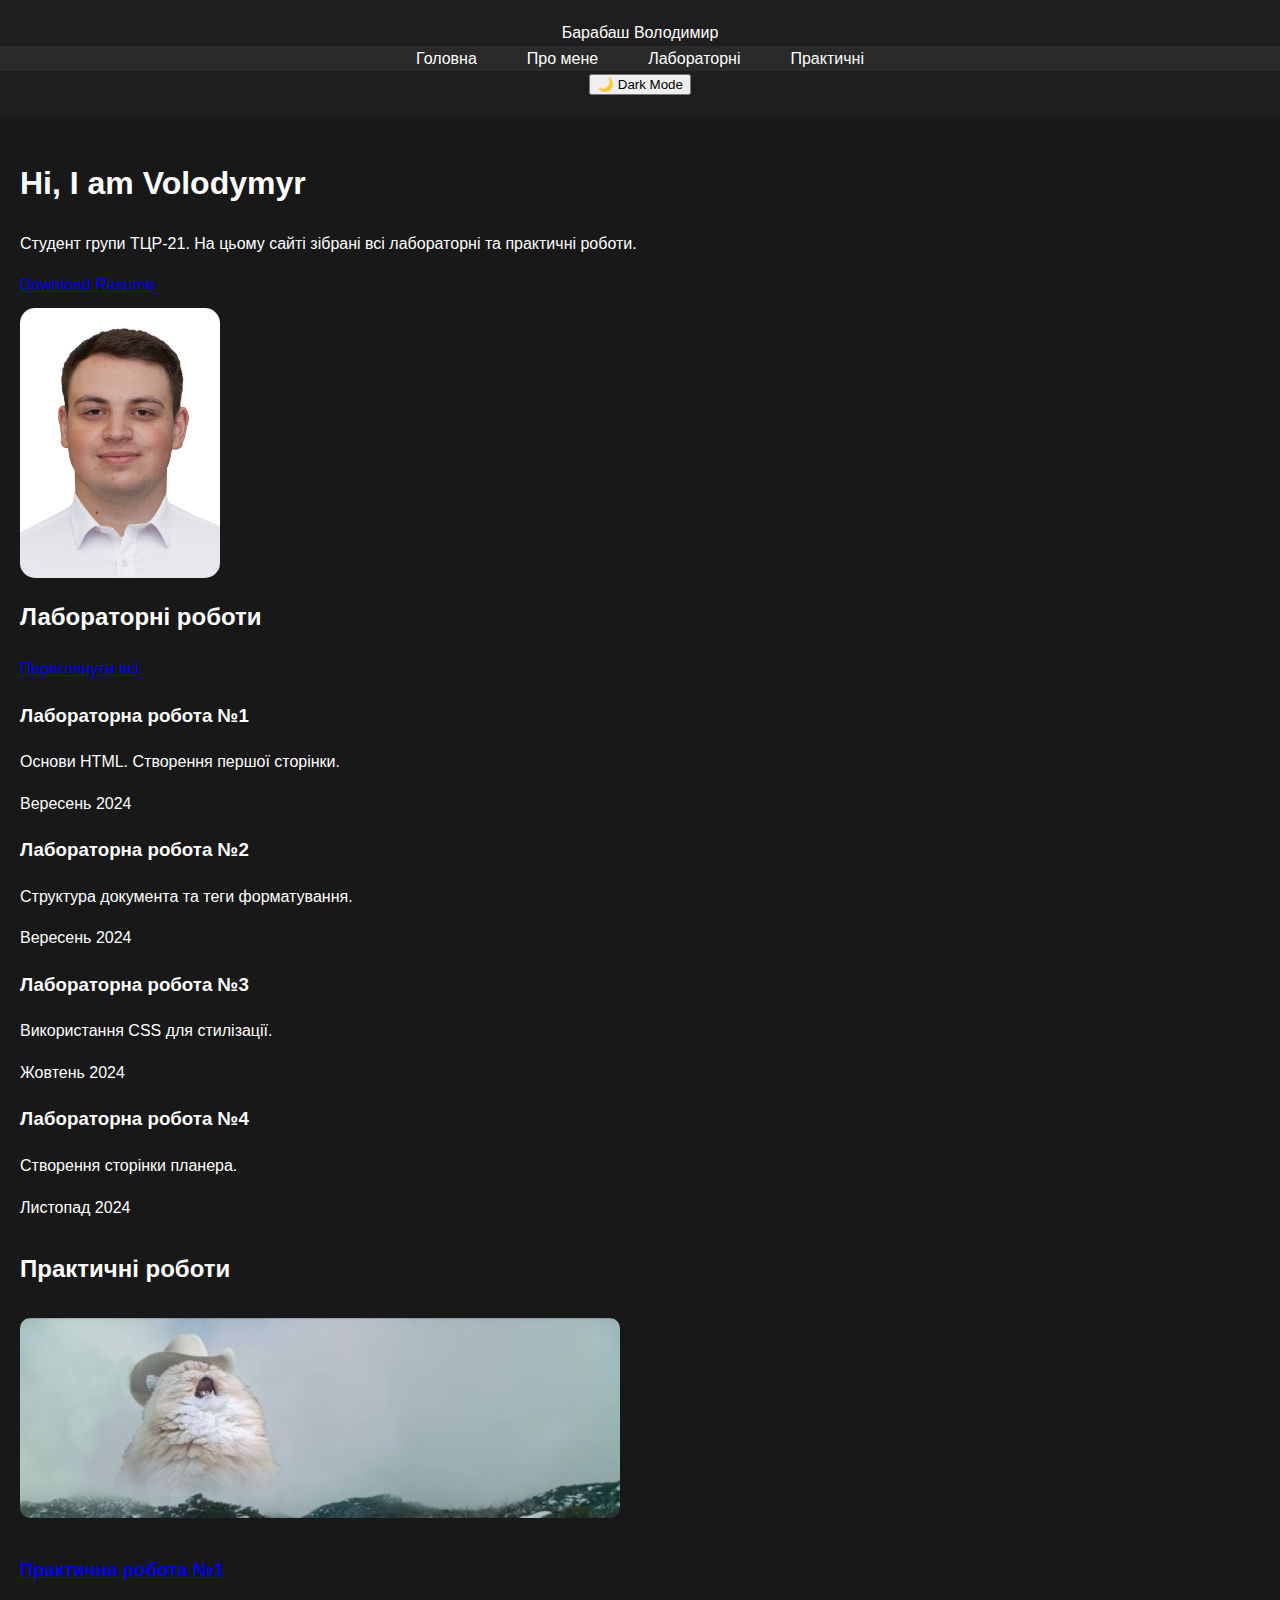
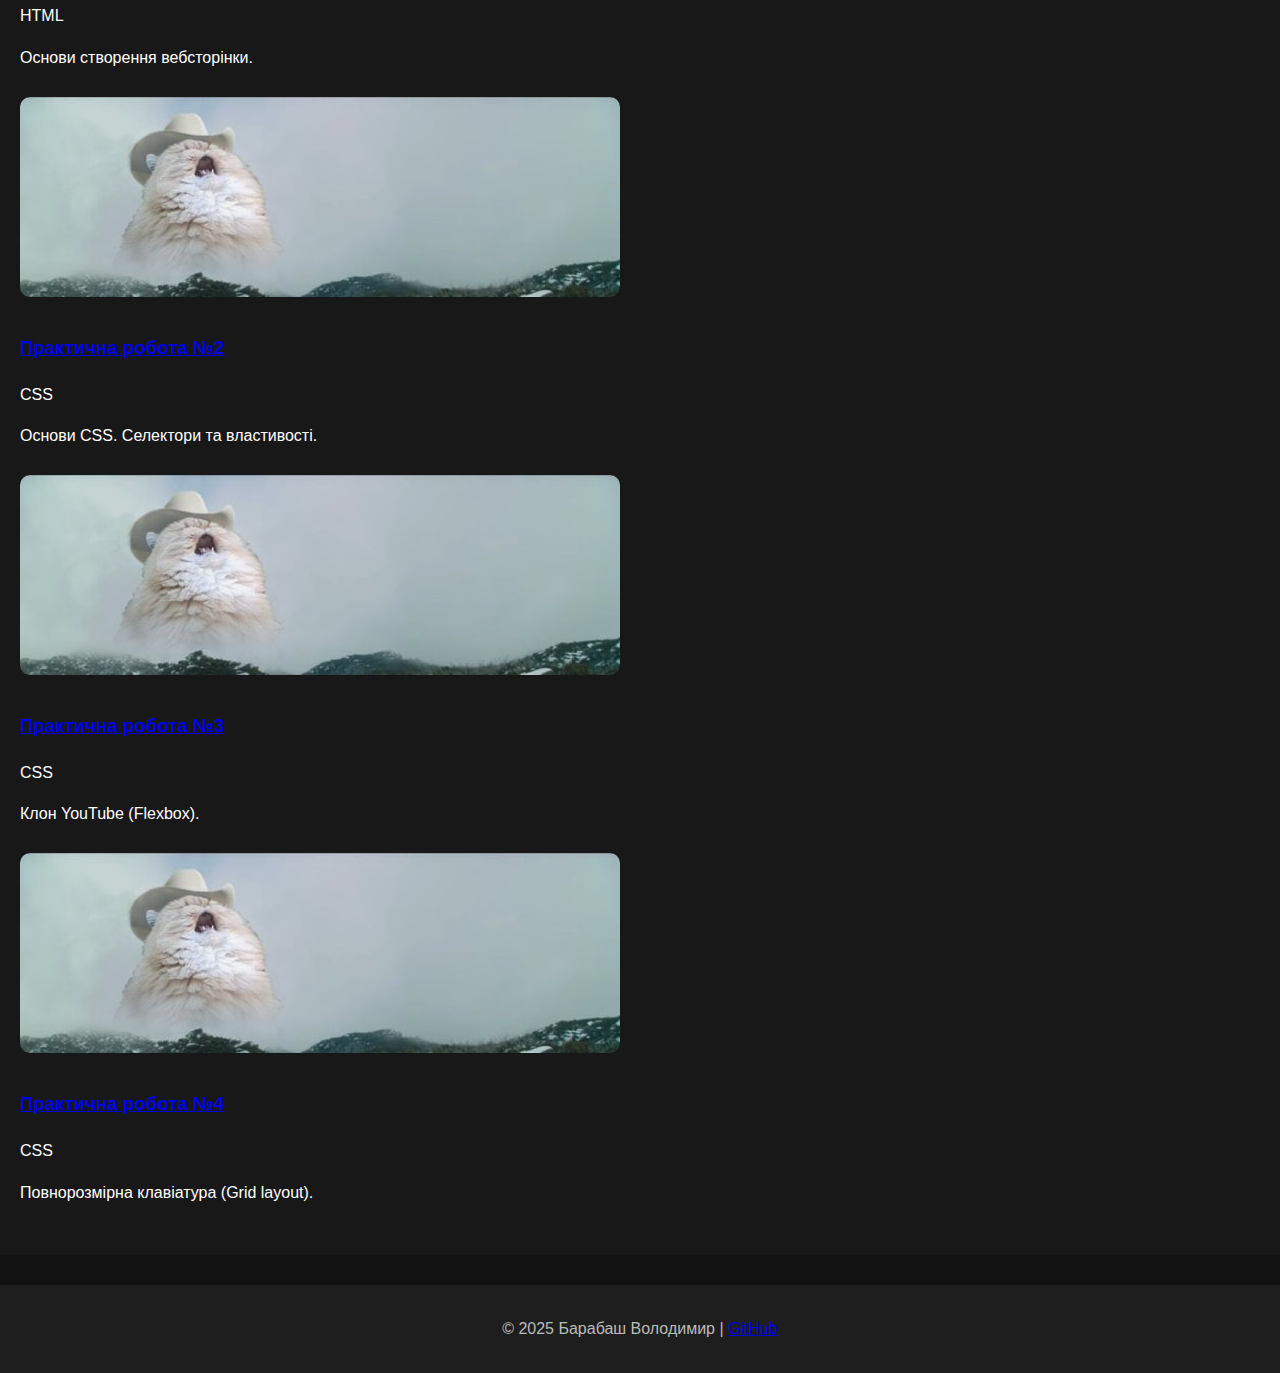
<file: index.html>
<!DOCTYPE html>
<html lang="uk">

<head>
  <meta charset="UTF-8" />
  <meta name="viewport" content="width=device-width, initial-scale=1.0" />
  <title>Портфоліо Барабаша Володимира ТЦР-21</title>
  
  <link rel="stylesheet" href="css/style.css" />
  
  <link id="theme-style" rel="stylesheet" href="" />

  <link href="https://fonts.googleapis.com/css2?family=Inter:wght@400;600;700&display=swap" rel="stylesheet">
</head>

<body>
  <header>
    <div class="container header-container">
      <div class="logo">Барабаш Володимир</div>
      <nav>
        <ul>
          <li><a href="index.html" class="active">Головна</a></li>
          <li><a href="#about">Про мене</a></li>
          <li><a href="labs.html">Лабораторні</a></li>
          <li><a href="practicals.html">Практичні</a></li>
        </ul>
      </nav>
      <button id="theme-toggle" class="theme-btn">🌙 Dark Mode</button>
    </div>
  </header>

  <main class="container">
    <section class="hero">
      <div class="hero-content">
        <h1>Hi, I am Volodymyr</h1>
        <p>Студент групи ТЦР-21. На цьому сайті зібрані всі лабораторні та практичні роботи.</p>
        <a href="#" class="btn-primary">Download Resume</a>
      </div>
      <div class="hero-image">
        <div class="flip-container">
          <div class="flip-card">
            
            <div class="flip-front">
              <img src="images/photo_mordy_XD.jpg" alt="Volodymyr" class="profile-img" />
            </div>
            
            <div class="flip-back">
              <img src="images/psycho-cat.png" alt="Angry Cat" class="profile-img angry-cat" />
            </div>
            
          </div>
        </div>
      </div>
    </section>

    <section class="labs-section">
      <div class="section-header">
        <h2>Лабораторні роботи</h2>
        <a href="labs.html" class="view-all">Переглянути всі</a>
      </div>
      
      <div class="cards-grid">
        <div class="card">
          <h3>Лабораторна робота №1</h3>
          <p>Основи HTML. Створення першої сторінки.</p>
          <span class="date">Вересень 2024</span>
          <a href="lab/lab1.html" class="card-link"></a>
        </div>
        <div class="card">
          <h3>Лабораторна робота №2</h3>
          <p>Структура документа та теги форматування.</p>
          <span class="date">Вересень 2024</span>
          <a href="lab/lab2.html" class="card-link"></a>
        </div>
        <div class="card">
          <h3>Лабораторна робота №3</h3>
          <p>Використання CSS для стилізації.</p>
          <span class="date">Жовтень 2024</span>
          <a href="lab/lab3.html" class="card-link"></a>
        </div>
        <div class="card">
          <h3>Лабораторна робота №4</h3>
          <p>Створення сторінки планера.</p>
          <span class="date">Листопад 2024</span>
          <a href="lab/lab4.html" class="card-link"></a>
        </div>
      </div>
    </section>

    <section class="practical-section">
      <h2>Практичні роботи</h2>
      
      <div class="practical-list">
        <div class="practical-card">
          <div class="practical-img"><img src="images/meme_cat.jpg" alt="Preview"></div>
          <div class="practical-info">
            <h3><a href="practical/practice1.html">Практична робота №1</a></h3>
            <span class="tag html">HTML</span>
            <p>Основи створення вебсторінки.</p>
          </div>
        </div>

        <div class="practical-card">
          <div class="practical-img"><img src="images/meme_cat.jpg" alt="Preview"></div>
          <div class="practical-info">
            <h3><a href="practical/practice2.html">Практична робота №2</a></h3>
            <span class="tag css">CSS</span>
            <p>Основи CSS. Селектори та властивості.</p>
          </div>
        </div>

        <div class="practical-card">
          <div class="practical-img"><img src="images/meme_cat.jpg" alt="Preview"></div>
          <div class="practical-info">
            <h3><a href="practical/practice3.html">Практична робота №3</a></h3>
            <span class="tag css">CSS</span>
            <p>Клон YouTube (Flexbox).</p>
          </div>
        </div>

        <div class="practical-card">
          <div class="practical-img"><img src="images/meme_cat.jpg" alt="Preview"></div>
          <div class="practical-info">
            <h3><a href="practical/practice4.html">Практична робота №4</a></h3>
            <span class="tag css">CSS</span>
            <p>Повнорозмірна клавіатура (Grid layout).</p>
          </div>
        </div>
      </div>
    </section>
  </main>

  <footer>
    <p>© 2025 Барабаш Володимир | <a href="https://github.com/Bashmak-1">GitHub</a></p>
  </footer>

  <script>
    // Знаходимо елементи
    const toggleBtn = document.getElementById('theme-toggle');
    const themeLink = document.getElementById('theme-style');
    
    // Шлях до темного CSS
    const darkThemePath = 'css/black_style.css';

    // 1. Перевірка при завантаженні сторінки (чи є збережений вибір)
    // Ми використовуємо localStorage, це краще ніж cookies для таких налаштувань
    if (localStorage.getItem('theme') === 'dark') {
      themeLink.href = darkThemePath;
      toggleBtn.innerText = '☀️ Light Mode';
    }

    // 2. Логіка при кліку на кнопку
    toggleBtn.addEventListener('click', () => {
      // Якщо зараз посилання пусте або не веде на темну тему -> Включаємо темну
      if (themeLink.getAttribute('href') !== darkThemePath) {
        themeLink.href = darkThemePath;
        toggleBtn.innerText = '☀️ Light Mode';
        localStorage.setItem('theme', 'dark'); // Зберігаємо вибір
      } else {
        // Виключаємо темну тему
        themeLink.href = '';
        toggleBtn.innerText = '🌙 Dark Mode';
        localStorage.setItem('theme', 'light'); // Зберігаємо вибір
      }
    });
  </script>
</body>
</html>
</file>
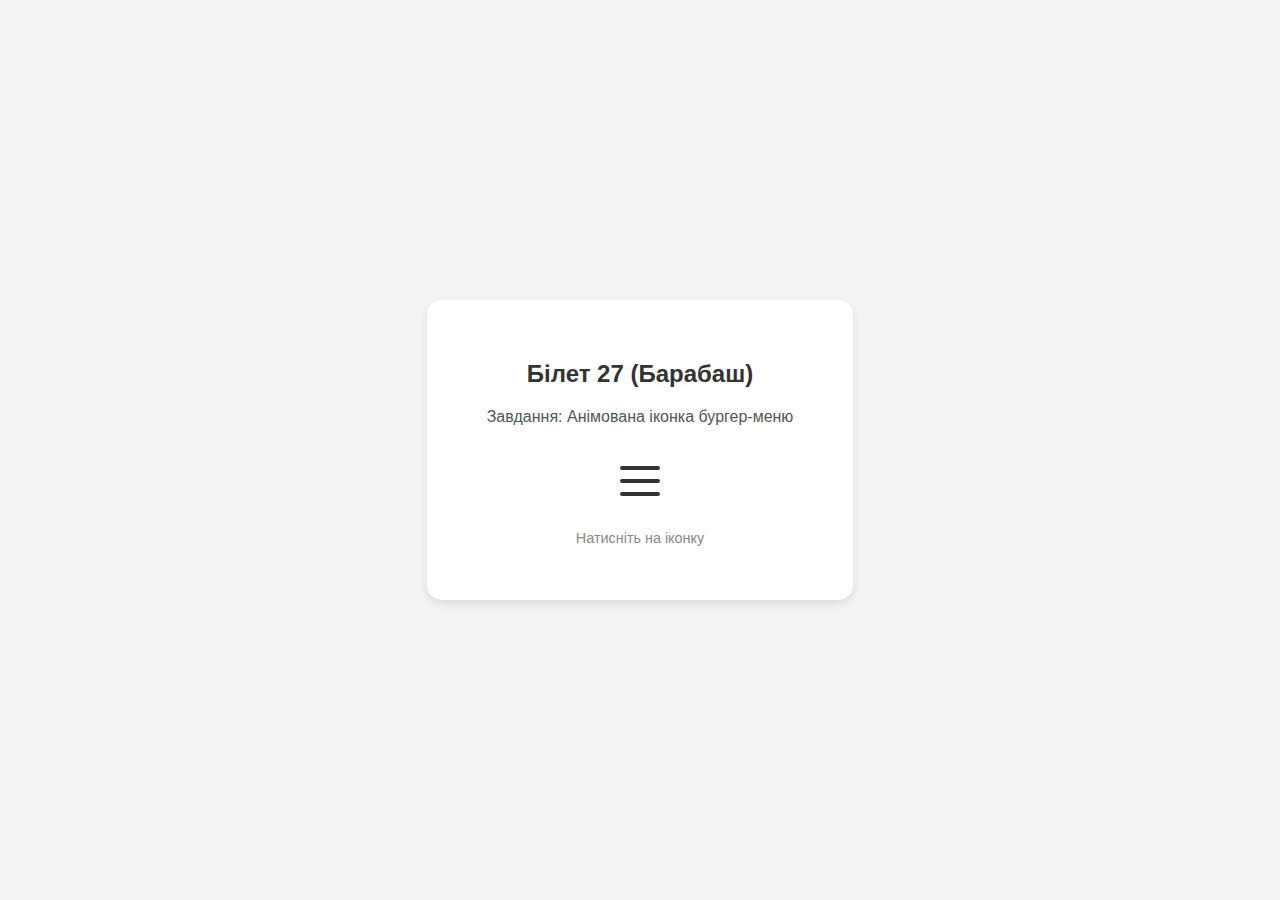
<file: exam.html>
<!DOCTYPE html>
<html lang="uk">
<head>
  <meta charset="UTF-8">
  <meta name="viewport" content="width=device-width, initial-scale=1.0">
  <title>Екзамен - Білет 27</title>
  <style>
    /* Центруємо все для зручної демонстрації викладачу */
    body {
      display: flex;
      flex-direction: column;
      align-items: center;
      justify-content: center;
      height: 100vh;
      background-color: #f4f4f4;
      font-family: Arial, sans-serif;
      margin: 0;
    }
    
    .exam-container {
      background: white;
      padding: 40px 60px;
      border-radius: 15px;
      box-shadow: 0 4px 10px rgba(0,0,0,0.1);
      text-align: center;
    }

    h2 { margin-bottom: 20px; color: #333; }
    p.task { color: #555; margin-bottom: 40px; }

    /* ================================================================
       БІЛЕТ 27 (Барабаш)
       Практичне завдання: Реалізувати анімовану іконку для кнопки меню бургер.
       ================================================================
    */

    /* 1. Контейнер кнопки */
    .burger-menu {
      /* Розміри кнопки */
      width: 40px;
      height: 30px;
      position: relative; /* Важливо! Лінії будуть позиціонуватися відносно цього блоку */
      cursor: pointer;
      margin: 0 auto; /* Центруємо саму кнопку */
      z-index: 100;
      /* Прибираємо стандартні відступи браузера, якщо є */
      padding: 0;
      border: none;
      background: transparent;
    }

    /* 2. Стилі для ліній (span) */
    .burger-menu span {
      display: block;
      position: absolute; /* Абсолютне позиціонування для точного контролю */
      height: 4px;        /* Товщина лінії */
      width: 100%;        /* На всю ширину контейнера */
      background-color: #333; /* Колір */
      border-radius: 4px; /* Заокруглені краї */
      opacity: 1;
      left: 0;
      
      /* ГОЛОВНЕ ДЛЯ АНІМАЦІЇ: */
      /* Плавний перехід усіх властивостей за 0.3s */
      transition: all 0.3s ease-in-out; 
      /* Обертання відбуватиметься навколо центру лінії */
      transform-origin: center center;
    }

    /* --- ПОЧАТКОВИЙ СТАН (БУРГЕР ☰) --- */
    
    /* Верхня лінія */
    .burger-menu span:nth-child(1) {
      top: 0px;
    }

    /* Середня лінія (точно по центру) */
    .burger-menu span:nth-child(2) {
      top: 50%;
      transform: translateY(-50%); /* Зміщення на пів висоти лінії вгору для ідеального центру */
    }

    /* Нижня лінія */
    .burger-menu span:nth-child(3) {
      bottom: 0px;
    }


    /* --- АКТИВНИЙ СТАН (ХРЕСТИК ❌) --- */
    /* Цей стан вмикається, коли JS додає клас .active */

    /* 1. Верхня лінія: стає по центру і повертається на 45 градусів */
    .burger-menu.active span:nth-child(1) {
      top: 50%;
      /* Спочатку зміщуємо в центр (як середню), потім повертаємо */
      transform: translateY(-50%) rotate(45deg); 
    }

    /* 2. Середня лінія: зникає */
    .burger-menu.active span:nth-child(2) {
      opacity: 0; /* Стає прозорою */
      transform: translateY(-50%) scale(0); /* Зменшується до нуля */
    }

    /* 3. Нижня лінія: стає по центру і повертається на -45 градусів */
    .burger-menu.active span:nth-child(3) {
      top: 50%;
      /* Спочатку зміщуємо в центр, потім повертаємо у зворотний бік */
      transform: translateY(-50%) rotate(-45deg); 
      bottom: auto; /* скидаємо позиціонування знизу */
    }

  </style>
</head>
<body>

  <div class="exam-container">
    <h2>Білет 27 (Барабаш)</h2>
    <p class="task">Завдання: Анімована іконка бургер-меню</p>
    
    <button class="burger-menu" id="burger-menu" aria-label="Меню">
      <span></span> <span></span> <span></span> </button>

    <p style="margin-top: 30px; color: #888; font-size: 0.9em;">Натисніть на іконку</p>
  </div>

  <script>
    // =======================================================
    // JS частина завдання
    // =======================================================
    
    // 1. Знаходимо кнопку за її ID
    const burgerBtn = document.getElementById('burger-menu');

    // 2. Додаємо "слухач подій" (event listener) на клік
    burgerBtn.addEventListener('click', function() {
      // 3. При кожному кліку перемикаємо клас 'active'
      // toggle додає клас, якщо його немає, і прибирає, якщо він є.
      this.classList.toggle('active');
    });
  </script>

</body>
</html>
</file>
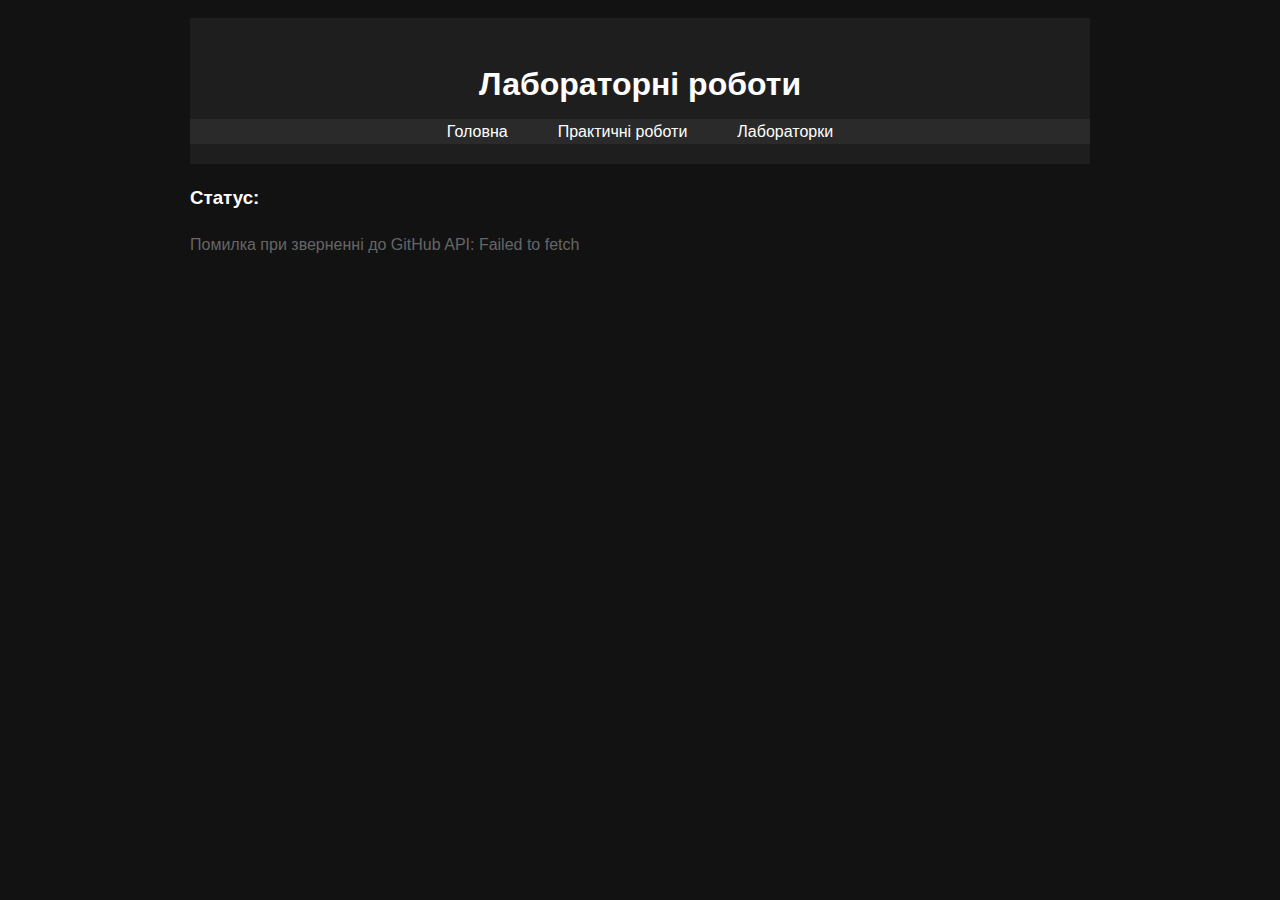
<file: labs.html>
<!DOCTYPE html>
<html lang="uk">
  <head>
    <meta charset="utf-8" />
    <meta name="viewport" content="width=device-width,initial-scale=1" />
    <title>Лабораторні роботи</title>
    <link rel="stylesheet" href="css/style.css" />
    <style>
      body {
        font-family: Arial, sans-serif;
        padding: 18px;
        max-width: 900px;
        margin: auto;
      }
      h1 {
        margin-bottom: 8px;
      }
      #status {
        color: #666;
        margin-bottom: 12px;
      }
      ul {
        padding-left: 20px;
      }
      li {
        margin: 6px 0;
      }
      a {
        text-decoration: none;
      }
    </style>
  </head>
  <body>
    <header>
      <h1>Лабораторні роботи</h1>
      <nav>
        <ul>
          <li><a href="index.html">Головна</a></li>
          <li><a href="practicals.html">Практичні роботи</a></li>
          <li><a href="labs.html">Лабораторки</a></li>
        </ul>
      </nav>
    </header>
    <h3>Статус:</h3>
    <div id="status">Завантаження…</div>
    <ul id="list"></ul>

    <script>
      const OWNER = "Bashmak-1";
      const REPO = "My_site";
      const FOLDER = "lab";
      const API_URL = `https://api.github.com/repos/${OWNER}/${REPO}/contents/${FOLDER}`;

      const statusEl = document.getElementById("status");
      const listEl = document.getElementById("list");

      async function fetchFiles() {
        try {
          const res = await fetch(API_URL);
          if (!res.ok) throw new Error(`${res.status} ${res.statusText}`);
          const items = await res.json();
          const files = (items || [])
            .filter(
              (i) => i.type === "file" && i.name.toLowerCase().endsWith(".html")
            )
            .sort((a, b) =>
              a.name.localeCompare(b.name, undefined, { numeric: true })
            );
          if (files.length === 0) {
            statusEl.textContent =
              "Файлів .html не знайдено у папці " + FOLDER + ".";
            return;
          }
          statusEl.textContent = `${files.length} файл(ів) знайдено.`;
          for (const file of files) {
            const li = document.createElement("li");
            const relHref = `${FOLDER}/${encodeURIComponent(file.name)}`;
            const a = document.createElement("a");
            a.href = relHref;
            a.textContent = file.name;
            a.title = file.name;
            try {
              const r = await fetch(relHref);
              if (r.ok) {
                const text = await r.text();
                const t = extractTitle(text) || extractH1(text);
                if (t) {
                  a.textContent = t;
                  a.title = file.name;
                }
              } else if (file.download_url) {
                const r2 = await fetch(file.download_url);
                if (r2.ok) {
                  const text2 = await r2.text();
                  const t2 = extractTitle(text2) || extractH1(text2);
                  if (t2) {
                    a.textContent = t2;
                    a.title = file.name;
                  }
                }
              }
            } catch (e) {}
            li.appendChild(a);
            listEl.appendChild(li);
          }
        } catch (err) {
          statusEl.textContent =
            "Помилка при зверненні до GitHub API: " + err.message;
        }
      }

      function extractTitle(html) {
        const m = html.match(/<title[^>]*>([\s\S]*?)<\/title>/i);
        return m ? m[1].trim() : null;
      }
      function extractH1(html) {
        const m = html.match(/<h1[^>]*>([\s\S]*?)<\/h1>/i);
        return m ? m[1].replace(/<[^>]+>/g, "").trim() : null;
      }

      document.addEventListener("DOMContentLoaded", fetchFiles);
    </script>
  </body>
</html>
</file>
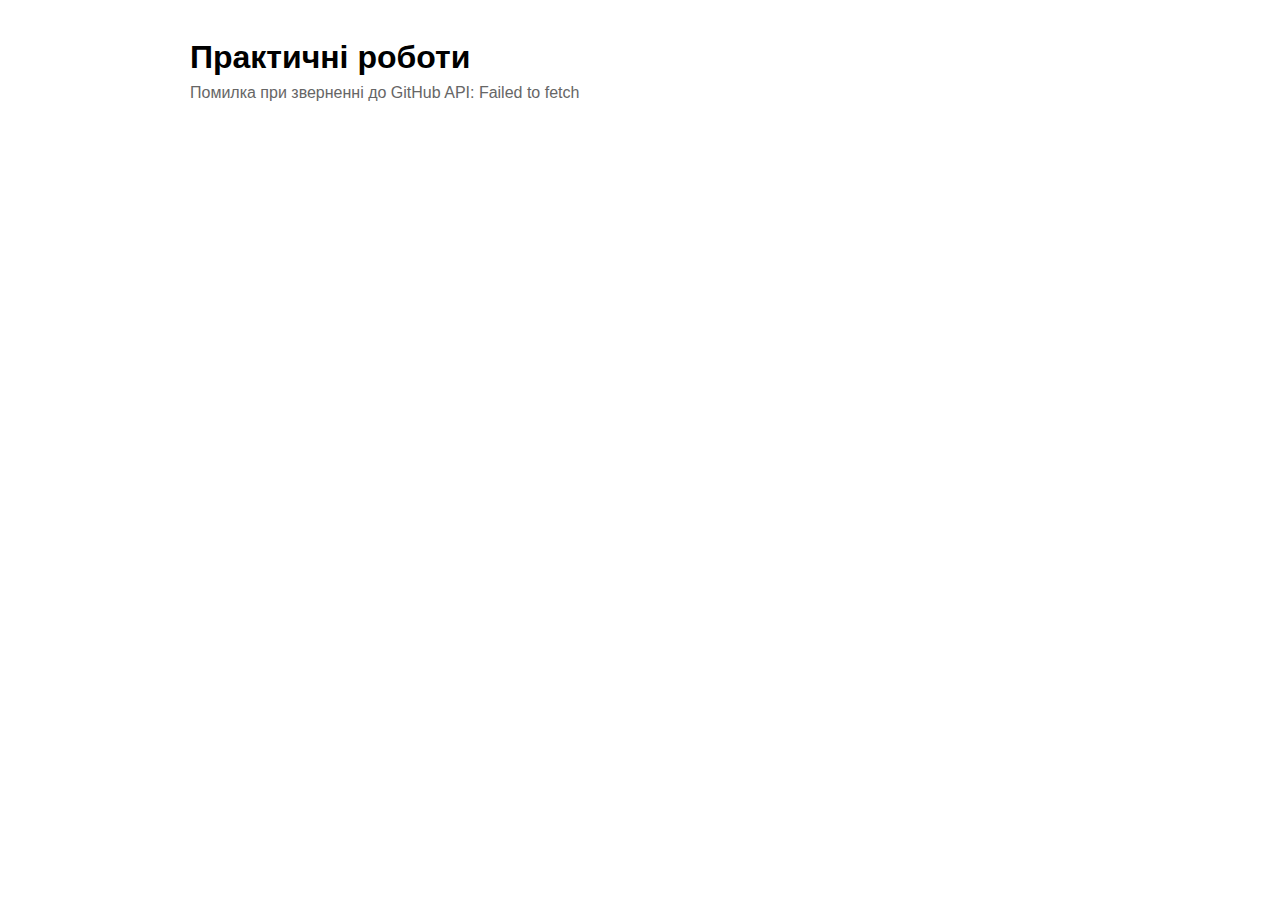
<file: practicals.html>
<!DOCTYPE html>
<html lang="uk">
<head>
  <meta charset="utf-8" />
  <meta name="viewport" content="width=device-width,initial-scale=1" />
  <title>Практичні роботи</title>
  <style>
    body { font-family: Arial, sans-serif; padding: 18px; max-width:900px; margin:auto; }
    h1 { margin-bottom: 8px; }
    #status { color: #666; margin-bottom: 12px; }
    ul { padding-left: 20px; }
    li { margin: 6px 0; }
    a { text-decoration: none; }
  </style>
</head>
<body>
  <h1>Практичні роботи</h1>
  <div id="status">Завантаження…</div>
  <ul id="list"></ul>

  <script>
    // Налаштування (за потреби змініть)
    const OWNER = 'Bashmak-1';   // ваш GitHub user/org
    const REPO  = 'My_site';     // ваш репозиторій
    const FOLDER = 'practical';  // папка з практичними у репозиторії
    const API_URL = `https://api.github.com/repos/${OWNER}/${REPO}/contents/${FOLDER}`;

    const statusEl = document.getElementById('status');
    const listEl = document.getElementById('list');

    async function fetchFiles() {
      try {
        const res = await fetch(API_URL);
        if (!res.ok) throw new Error(`${res.status} ${res.statusText}`);
        const items = await res.json();
        const files = (items || []).filter(i => i.type === 'file' && i.name.toLowerCase().endsWith('.html'))
                                    .sort((a,b)=> a.name.localeCompare(b.name, undefined, {numeric:true}));
        if (files.length === 0) {
          statusEl.textContent = 'Файлів .html не знайдено у папці ' + FOLDER + '.';
          return;
        }
        statusEl.textContent = `${files.length} файл(ів) знайдено.`;
        for (const file of files) {
          const li = document.createElement('li');
          // відносне посилання на HTML у сайті — працює на GitHub Pages
          const relHref = `${FOLDER}/${encodeURIComponent(file.name)}`;
          const a = document.createElement('a');
          a.href = relHref;
          a.textContent = file.name;
          a.title = file.name;
          // Спробуємо отримати "кращий" заголовок для відображення (title або перший h1)
          // отримуємо спочатку відносний файл (швидше на GitHub Pages), якщо не працює — з file.download_url
          try {
            const r = await fetch(relHref);
            if (r.ok) {
              const text = await r.text();
              const t = extractTitle(text) || extractH1(text);
              if (t) { a.textContent = t; a.title = file.name; }
            } else if (file.download_url) {
              const r2 = await fetch(file.download_url);
              if (r2.ok) {
                const text2 = await r2.text();
                const t2 = extractTitle(text2) || extractH1(text2);
                if (t2) { a.textContent = t2; a.title = file.name; }
              }
            }
          } catch (e) {
            // ігноруємо помилки отримання окремих файлів — лишаємо ім'я файлу
          }
          li.appendChild(a);
          listEl.appendChild(li);
        }
      } catch (err) {
        statusEl.textContent = 'Помилка при зверненні до GitHub API: ' + err.message;
      }
    }

    function extractTitle(html) {
      const m = html.match(/<title[^>]*>([\s\S]*?)<\/title>/i);
      return m ? m[1].trim() : null;
    }
    function extractH1(html) {
      const m = html.match(/<h1[^>]*>([\s\S]*?)<\/h1>/i);
      return m ? m[1].replace(/<[^>]+>/g,'').trim() : null;
    }

    document.addEventListener('DOMContentLoaded', fetchFiles);
  </script>
</body>
</html>
</file>
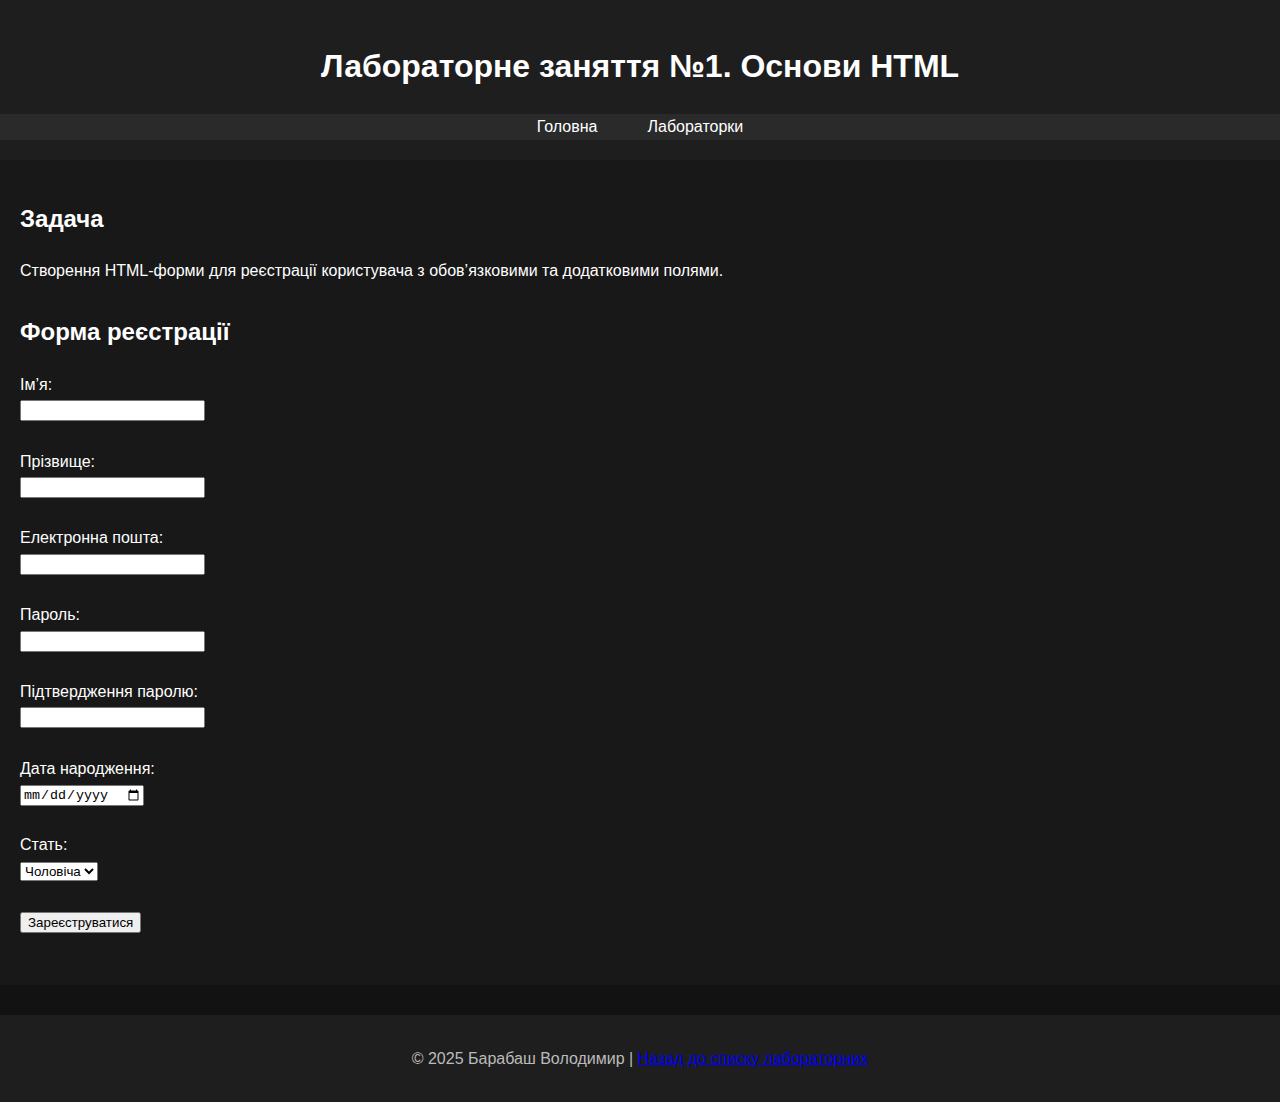
<file: lab/lab1.html>
<!DOCTYPE html>
  <html lang="uk">
  <head>
    <meta charset="UTF-8" />
    <meta name="viewport" content="width=device-width, initial-scale=1.0"/>
    <title>Лабораторна №1 – Основи HTML</title>
    <link rel="stylesheet" href="../css/style.css" />
  </head>
  <body>

    <header>
      <h1>Лабораторне заняття №1. Основи HTML</h1>
      <nav>
        <ul>
          <li><a href="../index.html">Головна</a></li>
          <li><a href="../labs.html">Лабораторки</a></li>
        </ul>
      </nav>
    </header>

    <main>
      <section>
        <h2>Задача</h2>
        <p>
          Створення HTML-форми для реєстрації користувача з обов’язковими та додатковими полями.
        </p>
      </section>

      <section>
        <h2>Форма реєстрації</h2>
        <form id="registerForm" action="https://webhook.site/8d1736d8-d478-44de-a035-c74f1050615e" method="post">
          
          <label for="fname">Ім’я:</label><br>
          <input type="text" id="fname" name="fname" required><br><br>

          <label for="lname">Прізвище:</label><br>
          <input type="text" id="lname" name="lname" required><br><br>

          <label for="email">Електронна пошта:</label><br>
          <input type="email" id="email" name="email" required><br><br>

          <label for="password">Пароль:</label><br>
          <input type="password" id="password" name="password" required><br><br>

          <label for="confirm_password">Підтвердження паролю:</label><br>
          <input type="password" id="confirm_password" name="confirm_password" required><br><br>

          <label for="birthdate">Дата народження:</label><br>
          <input type="date" id="birthdate" name="birthdate"><br><br>

          <label for="gender">Стать:</label><br>
          <select id="gender" name="gender">
            <option value="male">Чоловіча</option>
            <option value="female">Жіноча</option>
            <option value="other">Інше</option>
          </select><br><br>

          <input type="submit" value="Зареєструватися">

        </form>
      </section>
    </main>

    <footer>
      <p>
        © 2025 Барабаш Володимир |
        <a href="../index.html">Назад до списку лабораторних</a>
      </p>
    </footer>

    <script>
      document.getElementById("registerForm").addEventListener("submit", function(event) {
        const password = document.getElementById("password").value;
        const confirmPassword = document.getElementById("confirm_password").value;

        if (password !== confirmPassword) {
          event.preventDefault(); // блокує відправку форми
          alert("Паролі не співпадають!");
        }
      });
    </script>

  </body>
  </html>
</file>
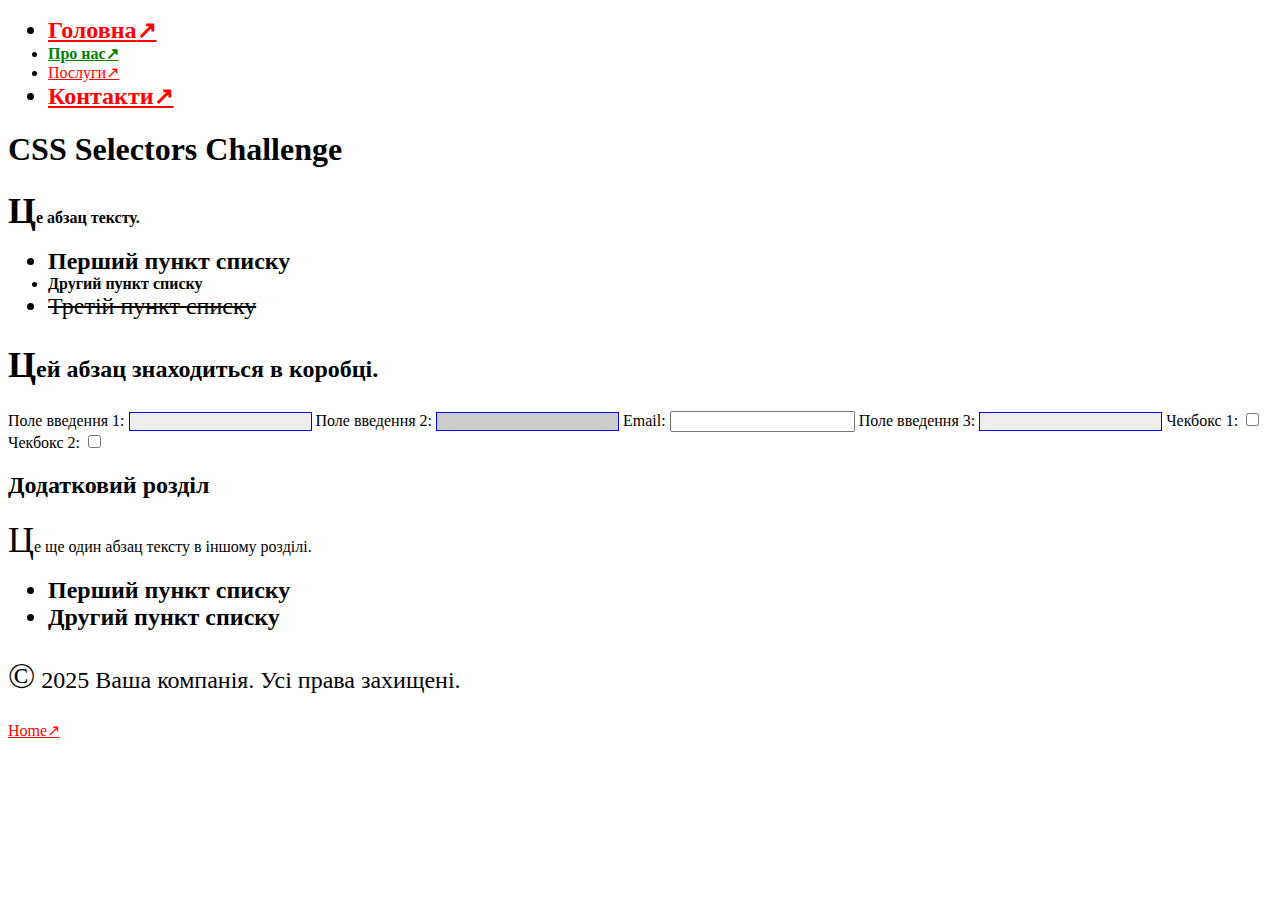
<file: lab/lab2.html>
<!DOCTYPE html>
<html lang="en">
<head>
    <meta charset="UTF-8">
    <meta name="viewport" content="width=device-width, initial-scale=1.0">
    <link rel="stylesheet" href="css/lab2_style.css">
    <title>CSS Selectors Challenge</title>
</head>
<body>
    <header>
        <nav>
            <ul>
                <li><a href="../index.html">Головна</a></li>
                <li><a href="https://example.com">Про нас</a></li>
                <li><a href="#">Послуги</a></li>
                <li><a href="http://notrealsite.ua">Контакти</a></li>
            </ul>
        </nav>
    </header>
    <div class="container">
        <h1>CSS Selectors Challenge</h1>
        <p>Це абзац тексту.</p>
        <ul>
            <li>Перший пункт списку</li>
            <li class="special">Другий пункт списку</li>
            <li>Третій пункт списку</li>
        </ul>
        <div class="box">
            <p>Цей абзац знаходиться в коробці.</p>
        </div>
        <form>
            <label for="input1">Поле введення 1:</label>
            <input type="text" id="input1">
            <label for="input2">Поле введення 2:</label>
            <input type="text" id="input2" disabled>
            <label for="email1">Email:</label>
            <input type="email" id="email1">
            <label for="input3">Поле введення 3:</label>
            <input type="text" id="input3">
            <label for="check1">Чекбокс 1:</label>
            <input type="checkbox" id="check1">
            <label for="check2">Чекбокс 2:</label>
            <input type="checkbox" id="check2">
        </form>
    </div>
    <section>
        <h2>Додатковий розділ</h2>
        <p>Це ще один абзац тексту в іншому розділі.</p>
        <ul>
            <li>Перший пункт списку</li>
            <li>Другий пункт списку</li>
        </ul>
    </section>
    <footer>
        <p>&copy; 2025 Ваша компанія. Усі права захищені.</p>
        <a href="#">Home</a>
    </footer>
</body>
</html>
</file>
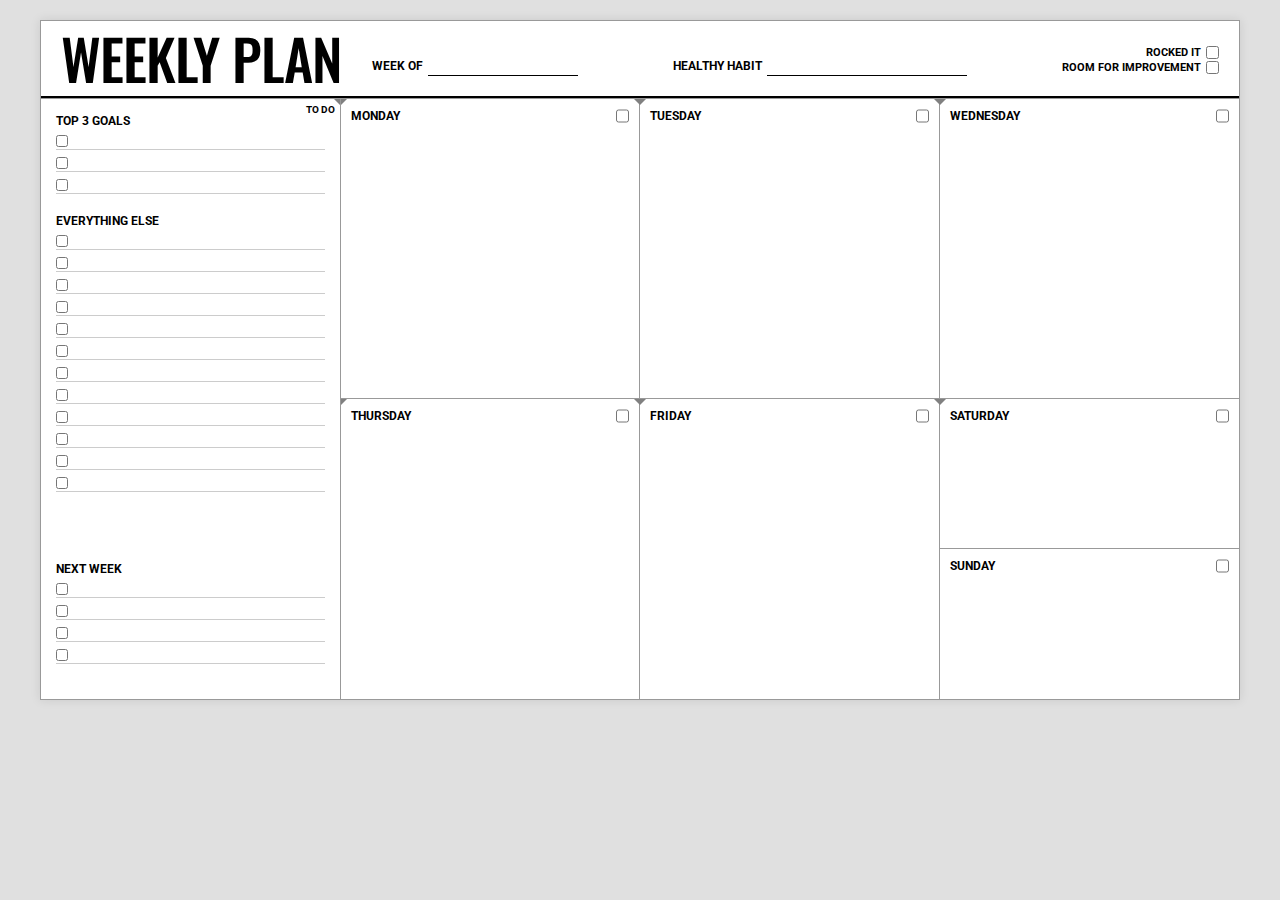
<file: lab/lab4.html>
<!DOCTYPE html>
<html lang="uk">
<head>
    <meta charset="UTF-8">
    <meta name="viewport" content="width=device-width, initial-scale=1.0">
    <title>Weekly Plan Lab 4</title>
    <link rel="preconnect" href="https://fonts.googleapis.com">
    <link rel="preconnect" href="https://fonts.gstatic.com" crossorigin>
    <link href="https://fonts.googleapis.com/css2?family=Oswald:wght@500;700&family=Roboto:wght@400;500;700&display=swap" rel="stylesheet">
    
    <link rel="stylesheet" href="css/lab4_style.css">
</head>
<body>

    <div class="planner-wrapper">
        <header class="header">
            <div class="title-section">
                <h1>WEEKLY PLAN</h1>
            </div>
            
            <div class="header-inputs">
                <div class="input-group week-of">
                    <label>WEEK OF</label>
                    <input type="text">
                </div>
                <div class="input-group habit">
                    <label>HEALTHY HABIT</label>
                    <input type="text">
                </div>
                <div class="checkbox-group">
                    <label>ROCKED IT <input type="checkbox"></label>
                    <label>ROOM FOR IMPROVEMENT <input type="checkbox"></label>
                </div>
            </div>
        </header>

        <div class="main-grid">
            
            <aside class="sidebar">
                <div class="sidebar-section goals">
                    <div class="section-title">TOP 3 GOALS</div>
                    <span class="todo-label">TO DO</span> 
                    <ul>
                        <li><input type="checkbox"><input type="text"></li>
                        <li><input type="checkbox"><input type="text"></li>
                        <li><input type="checkbox"><input type="text"></li>
                    </ul>
                </div>

                <div class="sidebar-section everything-else">
                    <div class="section-title">EVERYTHING ELSE</div>
                    <ul>
                        <li><input type="checkbox"><input type="text"></li>
                        <li><input type="checkbox"><input type="text"></li>
                        <li><input type="checkbox"><input type="text"></li>
                        <li><input type="checkbox"><input type="text"></li>
                        <li><input type="checkbox"><input type="text"></li>
                        <li><input type="checkbox"><input type="text"></li>
                        <li><input type="checkbox"><input type="text"></li>
                        <li><input type="checkbox"><input type="text"></li>
                        <li><input type="checkbox"><input type="text"></li>
                        <li><input type="checkbox"><input type="text"></li>
                        <li><input type="checkbox"><input type="text"></li>
                        <li><input type="checkbox"><input type="text"></li>
                    </ul>
                </div>

                <div class="sidebar-section next-week">
                    <div class="section-title">NEXT WEEK</div>
                    <ul>
                        <li><input type="checkbox"><input type="text"></li>
                        <li><input type="checkbox"><input type="text"></li>
                        <li><input type="checkbox"><input type="text"></li>
                        <li><input type="checkbox"><input type="text"></li>
                    </ul>
                </div>
            </aside>

            <div class="day-box monday">
                <div class="day-header">MONDAY <input type="checkbox"></div>
                <textarea></textarea>
            </div>
            <div class="day-box tuesday">
                <div class="day-header">TUESDAY <input type="checkbox"></div>
                <textarea></textarea>
            </div>
            <div class="day-box wednesday">
                <div class="day-header">WEDNESDAY <input type="checkbox"></div>
                <textarea></textarea>
            </div>

            <div class="day-box thursday">
                <div class="day-header">THURSDAY <input type="checkbox"></div>
                <textarea></textarea>
            </div>
            <div class="day-box friday">
                <div class="day-header">FRIDAY <input type="checkbox"></div>
                <textarea></textarea>
            </div>
            
            <div class="weekend-column">
                <div class="day-box saturday">
                    <div class="day-header">SATURDAY <input type="checkbox"></div>
                    <textarea></textarea>
                </div>
                <div class="day-box sunday">
                    <div class="day-header">SUNDAY <input type="checkbox"></div>
                    <textarea></textarea>
                </div>
            </div>

        </div>
    </div>

</body>
</html>
</file>
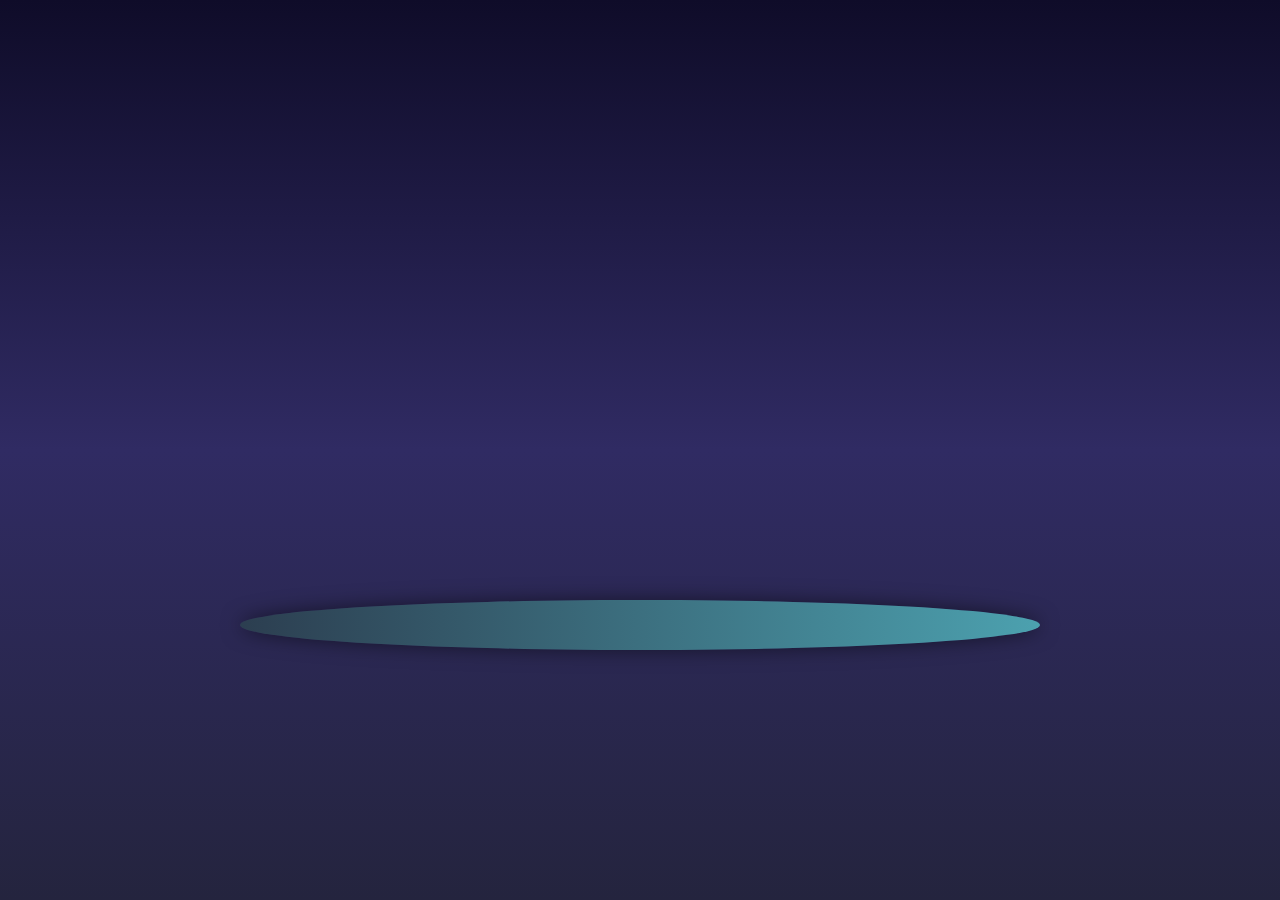
<file: lab/lab6.html>
<!DOCTYPE html>
<html lang="uk">
<head>
    <meta charset="UTF-8">
    <meta name="viewport" content="width=device-width, initial-scale=1.0">
    <title>Pokemon Evolution Lab</title>
    <style>
        /* --- ЗАГАЛЬНІ НАЛАШТУВАННЯ ТА ФОН --- */
        body {
            margin: 0;
            padding: 0;
            overflow: hidden;
            background: linear-gradient(to bottom, #0f0c29, #302b63, #24243e); /* Темний нічний фон */
            height: 100vh;
            display: flex;
            justify-content: center;
            align-items: center;
            font-family: Arial, sans-serif;
        }

        /* Анімація фону: зірки або туман */
        .background-effect {
            position: absolute;
            top: 0;
            left: 0;
            width: 200%;
            height: 100%;
            background-image: url('https://www.transparenttextures.com/patterns/stardust.png'); /* Паттерн зірок */
            opacity: 0.5;
            animation: moveStars 100s linear infinite;
            z-index: 0;
        }

        /* Сцена (земля/платформа) */
        .stage {
            position: relative;
            width: 800px;
            height: 400px;
            z-index: 1;
        }

        .ground {
            position: absolute;
            bottom: 0;
            width: 100%;
            height: 50px;
            background: linear-gradient(to right, #2c3e50, #4ca1af);
            border-radius: 50%;
            box-shadow: 0 0 20px rgba(0,0,0,0.5);
        }

        /* --- ГЕРОЇ ТА ОБ'ЄКТИ --- */
        
        /* Контейнер для покемона (центр сцени) */
        .pokemon-container {
            position: absolute;
            bottom: 40px;
            left: 50%;
            transform: translateX(-50%);
            width: 150px;
            height: 150px;
            display: flex;
            justify-content: center;
            align-items: flex-end;
        }

        /* Власне зображення покемона */
        .pokemon {
            width: 100%;
            height: 100%;
            background-size: contain;
            background-repeat: no-repeat;
            background-position: bottom center;
            
            /* ГОЛОВНА АНІМАЦІЯ ЦИКЛУ (30 секунд) */
            animation: evolutionCycle 30s linear infinite;
        }

        /* Покебол */
        .pokeball-wrapper {
            position: absolute;
            bottom: 40px;
            left: 50%;
            width: 40px;
            height: 40px;
            /* Анімація польоту покеболу (0-3 сек) */
            animation: throwPokeball 30s linear infinite;
            opacity: 0; /* Спочатку невидимий */
        }
        
        .pokeball-img {
            width: 100%;
            height: 100%;
            background: red; /* ЗАМІНИТИ НА URL картинки покеболу */
            border-radius: 50%;
            border: 2px solid white;
            box-sizing: border-box;
            background-image: linear-gradient(to bottom, red 50%, white 50%); /* Схематичний покебол */
            animation: spinBall 1s linear infinite;
        }

        /* Їжа (Цукерка) */
        .food-wrapper {
            position: absolute;
            bottom: 80px;
            left: 50%;
            width: 30px;
            height: 30px;
            opacity: 0;
            /* Анімація кидка їжі (використовується двічі за цикл, але для простоти зробимо одну складну) */
            animation: throwFoodSequence 30s linear infinite;
        }

        .food-img {
            width: 100%;
            height: 100%;
            background: orange; /* ЗАМІНИТИ НА URL їжі */
            border-radius: 5px;
        }

        /* Ефект вибуху/появи (Anime style) */
        .flash-effect {
            position: absolute;
            bottom: 40px;
            left: 50%;
            transform: translateX(-50%);
            width: 10px;
            height: 10px;
            background: white;
            border-radius: 50%;
            opacity: 0;
            box-shadow: 0 0 20px white, 0 0 40px cyan;
            animation: flashSequence 30s linear infinite;
            pointer-events: none;
        }

        /* --- KEYFRAMES (СЦЕНАРІЙ) --- */

        /* 1. СЦЕНАРІЙ ПОКЕМОНА (Зміна картинок і еволюція) 
           Таймінг (з розрахунку 30 сек цикл):
           0-3s: Пусто (летить покебол)
           3s: Поява (Litten)
           3-10s: Litten стоїть
           10-12s: Еволюція 1 (спалах) -> Torracat
           12-20s: Torracat стоїть
           20-22s: Еволюція 2 (спалах) -> Incineroar
           22-28s: Incineroar стоїть
           28-30s: Зникає, рестарт
        */
        @keyframes evolutionCycle {
            0%, 9% { 
                opacity: 0; 
                transform: scale(0);
            }
            10% { 
                opacity: 1; 
                transform: scale(1);
                background-image: url('https://img.pokemondb.net/sprites/scarlet-violet/normal/litten.png'); /* Litten */
                filter: brightness(1);
            }
            30% {
                background-image: url('https://img.pokemondb.net/sprites/scarlet-violet/normal/litten.png');
                filter: brightness(1);
            }
            33% {
                filter: brightness(10); /* Спалах еволюції */
                transform: scale(1.2);
            }
            36% {
                background-image: url('https://img.pokemondb.net/sprites/scarlet-violet/normal/torracat.png'); /* Torracat */
                filter: brightness(1);
                transform: scale(1);
            }
            60% {
                background-image: url('https://img.pokemondb.net/sprites/scarlet-violet/normal/torracat.png');
                filter: brightness(1);
            }
            63% {
                filter: brightness(10); /* Спалах еволюції */
                transform: scale(1.3);
            }
            66% {
                background-image: url('https://img.pokemondb.net/sprites/scarlet-violet/normal/incineroar.png'); /* Incineroar */
                filter: brightness(1);
                transform: scale(1);
            }
            90% {
                opacity: 1;
                transform: scale(1);
            }
            95%, 100% {
                opacity: 0; /* Зникає перед новим циклом */
                transform: scale(0);
            }
        }

        /* 2. ПОКЕБОЛ (Траєкторія ядра) */
        @keyframes throwPokeball {
            0% {
                opacity: 1;
                transform: translate(400px, -300px); /* Початок: верхній правий кут */
            }
            8% {
                opacity: 1;
                transform: translate(0, 0); /* Приземлення в центр */
            }
            9% {
                opacity: 1;
                transform: scale(1.5); /* Відкривається */
            }
            10% {
                opacity: 0; /* Зникає, бо виходить покемон */
                transform: scale(0);
            }
            100% { opacity: 0; }
        }

        @keyframes spinBall {
            100% { transform: rotate(360deg); }
        }

        /* 3. ЇЖА (Кидки для еволюції) 
           Кидок 1: ~30% (перед першою еволюцією)
           Кидок 2: ~60% (перед другою еволюцією)
        */
        @keyframes throwFoodSequence {
            0%, 25% { opacity: 0; transform: translate(400px, -200px); }
            /* Перший кидок */
            28% { opacity: 1; transform: translate(400px, -200px); }
            32% { opacity: 1; transform: translate(0, 20px); } /* Попадання в покемона */
            33% { opacity: 0; }
            
            /* Другий кидок */
            55% { opacity: 0; transform: translate(400px, -200px); }
            58% { opacity: 1; transform: translate(400px, -200px); }
            62% { opacity: 1; transform: translate(0, 20px); }
            63% { opacity: 0; }
            100% { opacity: 0; }
        }

        /* 4. СПАЛАХИ (Anime effect) */
        @keyframes flashSequence {
            0%, 9% { opacity: 0; transform: translateX(-50%) scale(0); }
            10% { opacity: 1; transform: translateX(-50%) scale(20); } /* Поява покемона */
            11% { opacity: 0; }
            
            33% { opacity: 0.8; transform: translateX(-50%) scale(15); box-shadow: 0 0 50px yellow; } /* Евол 1 */
            34% { opacity: 0; }

            63% { opacity: 0.8; transform: translateX(-50%) scale(20); box-shadow: 0 0 50px red; } /* Евол 2 */
            64% { opacity: 0; }
            100% { opacity: 0; }
        }

        /* Рух зірок на фоні */
        @keyframes moveStars {
            0% { transform: translateX(0); }
            100% { transform: translateX(-50%); }
        }

    </style>
</head>
<body>

    <div class="background-effect"></div>

    <div class="stage">
        <div class="pokemon-container">
            <div class="pokemon"></div>
        </div>

        <div class="pokeball-wrapper">
            <div class="pokeball-img"></div>
        </div>

        <div class="food-wrapper">
            <div class="food-img"></div>
        </div>

        <div class="flash-effect"></div>

        <div class="ground"></div>
    </div>

</body>
</html>
</file>
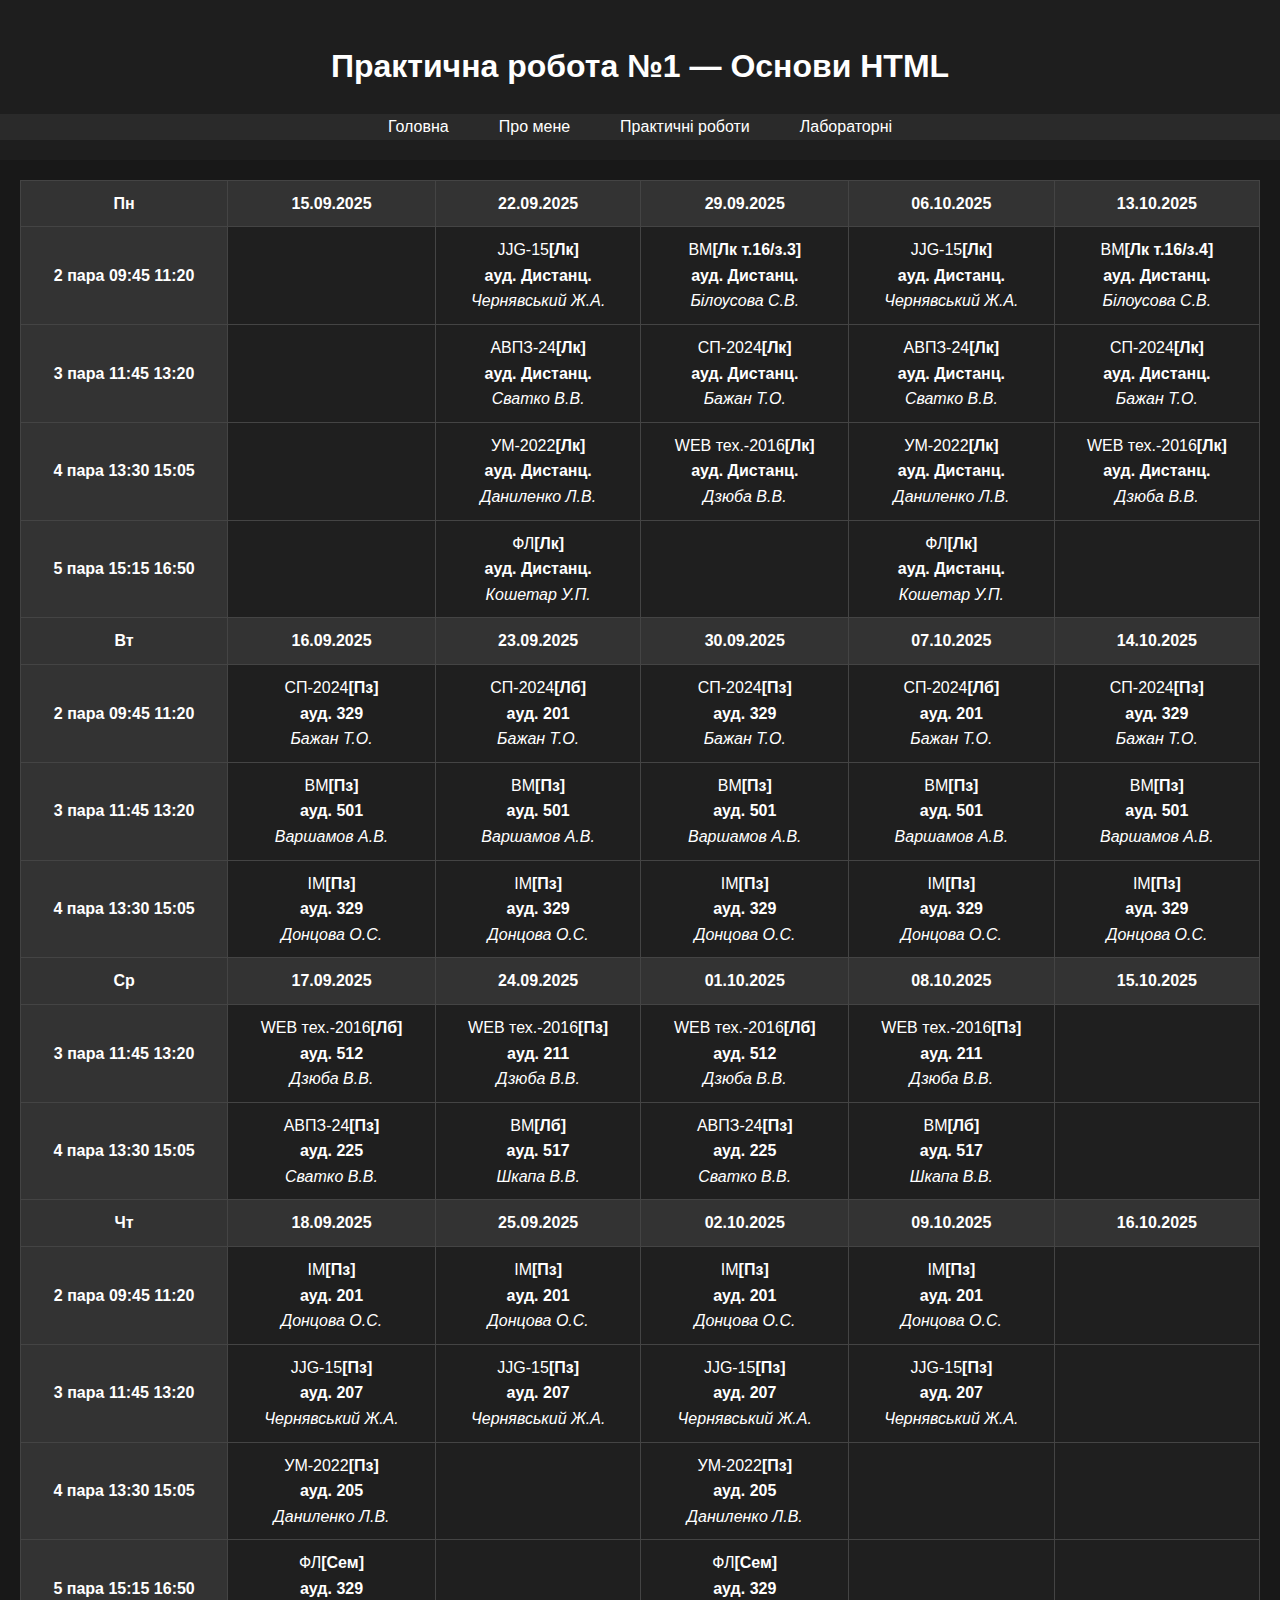
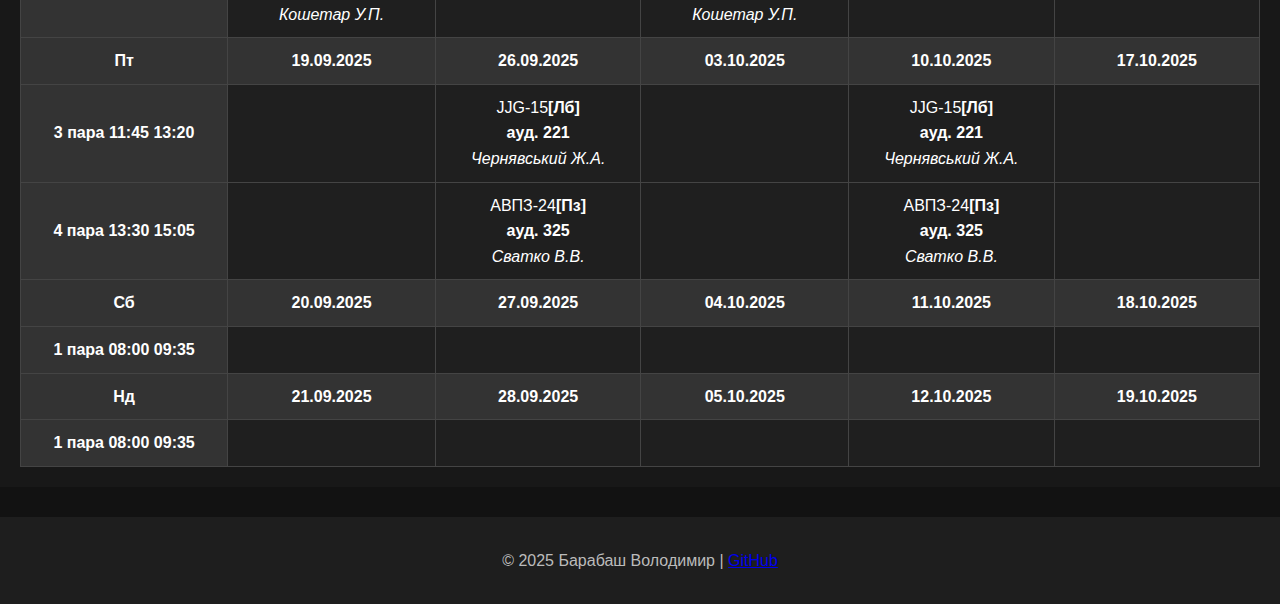
<file: practical/practice1.html>
<!DOCTYPE html>
<html lang="uk">
  <head>
    <meta charset="UTF-8" />
    <title>Практична робота №1</title>
    <link rel="stylesheet" href="../css/style.css" />
  </head>
  <body>
    <header>
      <h1>Практична робота №1 — Основи HTML</h1>
      <nav>
        <ul>
          <li><a href="../index.html">Головна</a></li>
          <li><a href="../index.html#about">Про мене</a></li>
          <li><a href="practice1.html">Практичні роботи</a></li>
          <li><a href="../lab/lab1.html">Лабораторні</a></li>
        </ul>
      </nav>
    </header>

    <main>
      <!-- Просто скопіював весь розклад з сайту як й просили))) -->
      <!-- "За референс взяти поточний розклад вашої групи з сайту університету." Ок так й зробив))) -->

      <div class="table-container"><table class="table lesson-color-block" id="timeTable"><tbody><tr><th class="headday">Пн</th><th class="headdate"><div>15.09.2025</div></th><th class="headdate"><div>22.09.2025</div></th><th class="headdate"><div>29.09.2025</div></th><th class="headdate"><div>06.10.2025</div></th><th class="headdate"><div>13.10.2025</div></th></tr><tr>                    <th class="headcol">
                        <span class="lesson">2 пара</span>
                        <span class="start">09:45</span>
                        <span class="end">11:20</span>
                    </th><td class="closed" data-toggle="tooltip" data-placement="top" title="Виберіть необхідний діапазон дат">&nbsp;</td><td><div class="cell"><div class="lesson-1 ">
         
        <div data-toggle="popover" title="" data-content="Об'єктно-орієнтоване програмування С#[Лк]&lt;br&gt;ауд. Дистанц.&lt;br&gt;ТЦР-21&lt;br&gt;Чернявський Ждан Анатолійович&lt;br&gt;Додано:  17.08.2025" data-original-title="22.09.2025 2 пара">
            JJG-15<strong>[Лк]</strong><br>
            <strong>ауд. Дистанц.</strong><br>
            <i>Чернявський Ж.А.</i>
        </div>
    </div></div></td><td><div class="cell"><div class="lesson-1 ">
         
        <div data-toggle="popover" title="" data-content="Вища математика: тема Подii та ймовiрнiсть[Лк  т.16/з.3]&lt;br&gt;ауд. Дистанц.&lt;br&gt;ТЦР-21&lt;br&gt;Білоусова Світлана Вікторівна&lt;br&gt;Додано:  16.08.2025" data-original-title="29.09.2025 2 пара">
            ВМ<strong>[Лк  т.16/з.3]</strong><br>
            <strong>ауд. Дистанц.</strong><br>
            <i>Білоусова С.В.</i>
        </div>
    </div></div></td><td><div class="cell"><div class="lesson-1 ">
         
        <div data-toggle="popover" title="" data-content="Об'єктно-орієнтоване програмування С#[Лк]&lt;br&gt;ауд. Дистанц.&lt;br&gt;ТЦР-21&lt;br&gt;Чернявський Ждан Анатолійович&lt;br&gt;Додано:  17.08.2025" data-original-title="06.10.2025 2 пара">
            JJG-15<strong>[Лк]</strong><br>
            <strong>ауд. Дистанц.</strong><br>
            <i>Чернявський Ж.А.</i>
        </div>
    </div></div></td><td><div class="cell"><div class="lesson-1 ">
         
        <div data-toggle="popover" title="" data-content="Вища математика: тема Алгебра випадкових подiй та обчислення ймовiрностi[Лк  т.16/з.4]&lt;br&gt;ауд. Дистанц.&lt;br&gt;ТЦР-21&lt;br&gt;Білоусова Світлана Вікторівна&lt;br&gt;Додано:  16.08.2025" data-original-title="13.10.2025 2 пара">
            ВМ<strong>[Лк  т.16/з.4]</strong><br>
            <strong>ауд. Дистанц.</strong><br>
            <i>Білоусова С.В.</i>
        </div>
    </div></div></td></tr><tr>                    <th class="headcol">
                        <span class="lesson">3 пара</span>
                        <span class="start">11:45</span>
                        <span class="end">13:20</span>
                    </th><td class="closed" data-toggle="tooltip" data-placement="top" title="Виберіть необхідний діапазон дат">&nbsp;</td><td><div class="cell"><div class="lesson-1 ">
         
        <div data-toggle="popover" title="" data-content="Аналіз вимог до програмного забезпечення[Лк]&lt;br&gt;ауд. Дистанц.&lt;br&gt;ТЦР-21&lt;br&gt;Сватко Віталій Володимирович&lt;br&gt;Додано:  29.08.2025" data-original-title="22.09.2025 3 пара">
            АВПЗ-24<strong>[Лк]</strong><br>
            <strong>ауд. Дистанц.</strong><br>
            <i>Сватко В.В.</i>
        </div>
    </div></div></td><td><div class="cell"><div class="lesson-1 ">
         
        <div data-toggle="popover" title="" data-content="Інноваційне підприємництво та управління стартап проетами[Лк]&lt;br&gt;ауд. Дистанц.&lt;br&gt;ТЦР-21&lt;br&gt;Бажан Тетяна Олександрівна&lt;br&gt;Додано:  29.08.2025" data-original-title="29.09.2025 3 пара">
            СП-2024<strong>[Лк]</strong><br>
            <strong>ауд. Дистанц.</strong><br>
            <i>Бажан Т.О.</i>
        </div>
    </div></div></td><td><div class="cell"><div class="lesson-1 ">
         
        <div data-toggle="popover" title="" data-content="Аналіз вимог до програмного забезпечення[Лк]&lt;br&gt;ауд. Дистанц.&lt;br&gt;ТЦР-21&lt;br&gt;Сватко Віталій Володимирович&lt;br&gt;Додано:  29.08.2025" data-original-title="06.10.2025 3 пара">
            АВПЗ-24<strong>[Лк]</strong><br>
            <strong>ауд. Дистанц.</strong><br>
            <i>Сватко В.В.</i>
        </div>
    </div></div></td><td><div class="cell"><div class="lesson-1 ">
         
        <div data-toggle="popover" title="" data-content="Інноваційне підприємництво та управління стартап проетами[Лк]&lt;br&gt;ауд. Дистанц.&lt;br&gt;ТЦР-21&lt;br&gt;Бажан Тетяна Олександрівна&lt;br&gt;Додано:  29.08.2025" data-original-title="13.10.2025 3 пара">
            СП-2024<strong>[Лк]</strong><br>
            <strong>ауд. Дистанц.</strong><br>
            <i>Бажан Т.О.</i>
        </div>
    </div></div></td></tr><tr>                    <th class="headcol">
                        <span class="lesson">4 пара</span>
                        <span class="start">13:30</span>
                        <span class="end">15:05</span>
                    </th><td class="closed" data-toggle="tooltip" data-placement="top" title="Виберіть необхідний діапазон дат">&nbsp;</td><td><div class="cell"><div class="lesson-1 ">
         
        <div data-toggle="popover" title="" data-content="Українська мова за професійним спрямуванням[Лк]&lt;br&gt;ауд. Дистанц.&lt;br&gt;ТЦР-21&lt;br&gt;Даниленко Людмила Вікторівна&lt;br&gt;Додано:  17.08.2025" data-original-title="22.09.2025 4 пара">
            УМ-2022<strong>[Лк]</strong><br>
            <strong>ауд. Дистанц.</strong><br>
            <i>Даниленко Л.В.</i>
        </div>
    </div></div></td><td><div class="cell"><div class="lesson-1 ">
         
        <div data-toggle="popover" title="" data-content="WEB-технології та   WEB-дизайн[Лк]&lt;br&gt;ауд. Дистанц.&lt;br&gt;ТЦР-21&lt;br&gt;Дзюба Вадим Віталійович&lt;br&gt;Додано:  17.08.2025" data-original-title="29.09.2025 4 пара">
            WEB тех.-2016<strong>[Лк]</strong><br>
            <strong>ауд. Дистанц.</strong><br>
            <i>Дзюба В.В.</i>
        </div>
    </div></div></td><td><div class="cell"><div class="lesson-1 ">
         
        <div data-toggle="popover" title="" data-content="Українська мова за професійним спрямуванням[Лк]&lt;br&gt;ауд. Дистанц.&lt;br&gt;ТЦР-21&lt;br&gt;Даниленко Людмила Вікторівна&lt;br&gt;Додано:  17.08.2025" data-original-title="06.10.2025 4 пара">
            УМ-2022<strong>[Лк]</strong><br>
            <strong>ауд. Дистанц.</strong><br>
            <i>Даниленко Л.В.</i>
        </div>
    </div></div></td><td><div class="cell"><div class="lesson-1 ">
         
        <div data-toggle="popover" title="" data-content="WEB-технології та   WEB-дизайн[Лк]&lt;br&gt;ауд. Дистанц.&lt;br&gt;ТЦР-21&lt;br&gt;Дзюба Вадим Віталійович&lt;br&gt;Додано:  17.08.2025" data-original-title="13.10.2025 4 пара">
            WEB тех.-2016<strong>[Лк]</strong><br>
            <strong>ауд. Дистанц.</strong><br>
            <i>Дзюба В.В.</i>
        </div>
    </div></div></td></tr><tr>                    <th class="headcol">
                        <span class="lesson">5 пара</span>
                        <span class="start">15:15</span>
                        <span class="end">16:50</span>
                    </th><td class="closed" data-toggle="tooltip" data-placement="top" title="Виберіть необхідний діапазон дат">&nbsp;</td><td><div class="cell"><div class="lesson-1 ">
         
        <div data-toggle="popover" title="" data-content="Філософія[Лк]&lt;br&gt;ауд. Дистанц.&lt;br&gt;ТЦР-21&lt;br&gt;Кошетар Уляна Петрівна&lt;br&gt;Додано:  31.08.2025" data-original-title="22.09.2025 5 пара">
            ФЛ<strong>[Лк]</strong><br>
            <strong>ауд. Дистанц.</strong><br>
            <i>Кошетар У.П.</i>
        </div>
    </div></div></td><td><div class="cell">&nbsp;</div></td><td><div class="cell"><div class="lesson-1 ">
         
        <div data-toggle="popover" title="" data-content="Філософія[Лк]&lt;br&gt;ауд. Дистанц.&lt;br&gt;ТЦР-21&lt;br&gt;Кошетар Уляна Петрівна&lt;br&gt;Додано:  31.08.2025" data-original-title="06.10.2025 5 пара">
            ФЛ<strong>[Лк]</strong><br>
            <strong>ауд. Дистанц.</strong><br>
            <i>Кошетар У.П.</i>
        </div>
    </div></div></td><td><div class="cell">&nbsp;</div></td></tr><tr><th class="headday">Вт</th><th class="headdate"><div>16.09.2025</div></th><th class="headdate"><div>23.09.2025</div></th><th class="headdate"><div>30.09.2025</div></th><th class="headdate"><div>07.10.2025</div></th><th class="headdate"><div>14.10.2025</div></th></tr><tr>                    <th class="headcol">
                        <span class="lesson">2 пара</span>
                        <span class="start">09:45</span>
                        <span class="end">11:20</span>
                    </th><td><div class="cell"><div class="lesson-2 ">
         
        <div data-toggle="popover" title="" data-content="Інноваційне підприємництво та управління стартап проетами[Пз]&lt;br&gt;ауд. 329&lt;br&gt;ТЦР-21&lt;br&gt;Бажан Тетяна Олександрівна&lt;br&gt;Додано:  29.08.2025" data-original-title="16.09.2025 2 пара">
            СП-2024<strong>[Пз]</strong><br>
            <strong>ауд. 329</strong><br>
            <i>Бажан Т.О.</i>
        </div>
    </div></div></td><td><div class="cell"><div class="lesson-4 ">
         
        <div data-toggle="popover" title="" data-content="Інноваційне підприємництво та управління стартап проетами[Лб]&lt;br&gt;ауд. 201&lt;br&gt;ТЦР-21&lt;br&gt;Бажан Тетяна Олександрівна&lt;br&gt;Додано:  29.08.2025" data-original-title="23.09.2025 2 пара">
            СП-2024<strong>[Лб]</strong><br>
            <strong>ауд. 201</strong><br>
            <i>Бажан Т.О.</i>
        </div>
    </div></div></td><td><div class="cell"><div class="lesson-2 ">
         
        <div data-toggle="popover" title="" data-content="Інноваційне підприємництво та управління стартап проетами[Пз]&lt;br&gt;ауд. 329&lt;br&gt;ТЦР-21&lt;br&gt;Бажан Тетяна Олександрівна&lt;br&gt;Додано:  29.08.2025" data-original-title="30.09.2025 2 пара">
            СП-2024<strong>[Пз]</strong><br>
            <strong>ауд. 329</strong><br>
            <i>Бажан Т.О.</i>
        </div>
    </div></div></td><td><div class="cell"><div class="lesson-4 ">
         
        <div data-toggle="popover" title="" data-content="Інноваційне підприємництво та управління стартап проетами[Лб]&lt;br&gt;ауд. 201&lt;br&gt;ТЦР-21&lt;br&gt;Бажан Тетяна Олександрівна&lt;br&gt;Додано:  29.08.2025" data-original-title="07.10.2025 2 пара">
            СП-2024<strong>[Лб]</strong><br>
            <strong>ауд. 201</strong><br>
            <i>Бажан Т.О.</i>
        </div>
    </div></div></td><td><div class="cell"><div class="lesson-2 ">
         
        <div data-toggle="popover" title="" data-content="Інноваційне підприємництво та управління стартап проетами[Пз]&lt;br&gt;ауд. 329&lt;br&gt;ТЦР-21&lt;br&gt;Бажан Тетяна Олександрівна&lt;br&gt;Додано:  29.08.2025" data-original-title="14.10.2025 2 пара">
            СП-2024<strong>[Пз]</strong><br>
            <strong>ауд. 329</strong><br>
            <i>Бажан Т.О.</i>
        </div>
    </div></div></td></tr><tr>                    <th class="headcol">
                        <span class="lesson">3 пара</span>
                        <span class="start">11:45</span>
                        <span class="end">13:20</span>
                    </th><td><div class="cell"><div class="lesson-2 ">
         
        <div data-toggle="popover" title="" data-content="Вища математика[Пз]&lt;br&gt;ауд. 501&lt;br&gt;ТЦР-21&lt;br&gt;Варшамов Армен Варшамович&lt;br&gt;Додано:  16.08.2025" data-original-title="16.09.2025 3 пара">
            ВМ<strong>[Пз]</strong><br>
            <strong>ауд. 501</strong><br>
            <i>Варшамов А.В.</i>
        </div>
    </div></div></td><td><div class="cell"><div class="lesson-2 ">
         
        <div data-toggle="popover" title="" data-content="Вища математика[Пз]&lt;br&gt;ауд. 501&lt;br&gt;ТЦР-21&lt;br&gt;Варшамов Армен Варшамович&lt;br&gt;Додано:  16.08.2025" data-original-title="23.09.2025 3 пара">
            ВМ<strong>[Пз]</strong><br>
            <strong>ауд. 501</strong><br>
            <i>Варшамов А.В.</i>
        </div>
    </div></div></td><td><div class="cell"><div class="lesson-2 ">
         
        <div data-toggle="popover" title="" data-content="Вища математика[Пз]&lt;br&gt;ауд. 501&lt;br&gt;ТЦР-21&lt;br&gt;Варшамов Армен Варшамович&lt;br&gt;Додано:  16.08.2025" data-original-title="30.09.2025 3 пара">
            ВМ<strong>[Пз]</strong><br>
            <strong>ауд. 501</strong><br>
            <i>Варшамов А.В.</i>
        </div>
    </div></div></td><td><div class="cell"><div class="lesson-2 ">
         
        <div data-toggle="popover" title="" data-content="Вища математика[Пз]&lt;br&gt;ауд. 501&lt;br&gt;ТЦР-21&lt;br&gt;Варшамов Армен Варшамович&lt;br&gt;Додано:  16.08.2025" data-original-title="07.10.2025 3 пара">
            ВМ<strong>[Пз]</strong><br>
            <strong>ауд. 501</strong><br>
            <i>Варшамов А.В.</i>
        </div>
    </div></div></td><td><div class="cell"><div class="lesson-2 ">
         
        <div data-toggle="popover" title="" data-content="Вища математика[Пз]&lt;br&gt;ауд. 501&lt;br&gt;ТЦР-21&lt;br&gt;Варшамов Армен Варшамович&lt;br&gt;Додано:  16.08.2025" data-original-title="14.10.2025 3 пара">
            ВМ<strong>[Пз]</strong><br>
            <strong>ауд. 501</strong><br>
            <i>Варшамов А.В.</i>
        </div>
    </div></div></td></tr><tr>                    <th class="headcol">
                        <span class="lesson">4 пара</span>
                        <span class="start">13:30</span>
                        <span class="end">15:05</span>
                    </th><td><div class="cell"><div class="lesson-2 ">
         
        <div data-toggle="popover" title="" data-content="Іноземна мова[Пз]&lt;br&gt;ауд. 329&lt;br&gt;ТЦР-21&lt;br&gt;Донцова Олена Сергіївна&lt;br&gt;Додано:  16.08.2025" data-original-title="16.09.2025 4 пара">
            ІМ<strong>[Пз]</strong><br>
            <strong>ауд. 329</strong><br>
            <i>Донцова О.С.</i>
        </div>
    </div></div></td><td><div class="cell"><div class="lesson-2 ">
         
        <div data-toggle="popover" title="" data-content="Іноземна мова[Пз]&lt;br&gt;ауд. 329&lt;br&gt;ТЦР-21&lt;br&gt;Донцова Олена Сергіївна&lt;br&gt;Додано:  16.08.2025" data-original-title="23.09.2025 4 пара">
            ІМ<strong>[Пз]</strong><br>
            <strong>ауд. 329</strong><br>
            <i>Донцова О.С.</i>
        </div>
    </div></div></td><td><div class="cell"><div class="lesson-2 ">
         
        <div data-toggle="popover" title="" data-content="Іноземна мова[Пз]&lt;br&gt;ауд. 329&lt;br&gt;ТЦР-21&lt;br&gt;Донцова Олена Сергіївна&lt;br&gt;Додано:  16.08.2025" data-original-title="30.09.2025 4 пара">
            ІМ<strong>[Пз]</strong><br>
            <strong>ауд. 329</strong><br>
            <i>Донцова О.С.</i>
        </div>
    </div></div></td><td><div class="cell"><div class="lesson-2 ">
         
        <div data-toggle="popover" title="" data-content="Іноземна мова[Пз]&lt;br&gt;ауд. 329&lt;br&gt;ТЦР-21&lt;br&gt;Донцова Олена Сергіївна&lt;br&gt;Додано:  16.08.2025" data-original-title="07.10.2025 4 пара">
            ІМ<strong>[Пз]</strong><br>
            <strong>ауд. 329</strong><br>
            <i>Донцова О.С.</i>
        </div>
    </div></div></td><td><div class="cell"><div class="lesson-2 ">
         
        <div data-toggle="popover" title="" data-content="Іноземна мова[Пз]&lt;br&gt;ауд. 329&lt;br&gt;ТЦР-21&lt;br&gt;Донцова Олена Сергіївна&lt;br&gt;Додано:  16.08.2025" data-original-title="14.10.2025 4 пара">
            ІМ<strong>[Пз]</strong><br>
            <strong>ауд. 329</strong><br>
            <i>Донцова О.С.</i>
        </div>
    </div></div></td></tr><tr><th class="headday">Ср</th><th class="headdate"><div>17.09.2025</div></th><th class="headdate"><div>24.09.2025</div></th><th class="headdate"><div>01.10.2025</div></th><th class="headdate"><div>08.10.2025</div></th><th class="headdate"><div>15.10.2025</div></th></tr><tr>                    <th class="headcol">
                        <span class="lesson">3 пара</span>
                        <span class="start">11:45</span>
                        <span class="end">13:20</span>
                    </th><td><div class="cell"><div class="lesson-4 ">
         
        <div data-toggle="popover" title="" data-content="WEB-технології та   WEB-дизайн[Лб]&lt;br&gt;ауд. 512&lt;br&gt;ТЦР-21&lt;br&gt;Дзюба Вадим Віталійович&lt;br&gt;Додано:  17.08.2025" data-original-title="17.09.2025 3 пара">
            WEB тех.-2016<strong>[Лб]</strong><br>
            <strong>ауд. 512</strong><br>
            <i>Дзюба В.В.</i>
        </div>
    </div></div></td><td><div class="cell"><div class="lesson-2 ">
         
        <div data-toggle="popover" title="" data-content="WEB-технології та   WEB-дизайн[Пз]&lt;br&gt;ауд. 211&lt;br&gt;ТЦР-21&lt;br&gt;Дзюба Вадим Віталійович&lt;br&gt;Додано:  17.08.2025" data-original-title="24.09.2025 3 пара">
            WEB тех.-2016<strong>[Пз]</strong><br>
            <strong>ауд. 211</strong><br>
            <i>Дзюба В.В.</i>
        </div>
    </div></div></td><td><div class="cell"><div class="lesson-4 ">
         
        <div data-toggle="popover" title="" data-content="WEB-технології та   WEB-дизайн[Лб]&lt;br&gt;ауд. 512&lt;br&gt;ТЦР-21&lt;br&gt;Дзюба Вадим Віталійович&lt;br&gt;Додано:  17.08.2025" data-original-title="01.10.2025 3 пара">
            WEB тех.-2016<strong>[Лб]</strong><br>
            <strong>ауд. 512</strong><br>
            <i>Дзюба В.В.</i>
        </div>
    </div></div></td><td><div class="cell"><div class="lesson-2 ">
         
        <div data-toggle="popover" title="" data-content="WEB-технології та   WEB-дизайн[Пз]&lt;br&gt;ауд. 211&lt;br&gt;ТЦР-21&lt;br&gt;Дзюба Вадим Віталійович&lt;br&gt;Додано:  17.08.2025" data-original-title="08.10.2025 3 пара">
            WEB тех.-2016<strong>[Пз]</strong><br>
            <strong>ауд. 211</strong><br>
            <i>Дзюба В.В.</i>
        </div>
    </div></div></td><td class="closed" data-toggle="tooltip" data-placement="top" title="Виберіть необхідний діапазон дат">&nbsp;</td></tr><tr>                    <th class="headcol">
                        <span class="lesson">4 пара</span>
                        <span class="start">13:30</span>
                        <span class="end">15:05</span>
                    </th><td><div class="cell"><div class="lesson-2 ">
         
        <div data-toggle="popover" title="" data-content="Аналіз вимог до програмного забезпечення[Пз]&lt;br&gt;ауд. 225&lt;br&gt;ТЦР-21&lt;br&gt;Сватко Віталій Володимирович&lt;br&gt;Додано:  29.08.2025" data-original-title="17.09.2025 4 пара">
            АВПЗ-24<strong>[Пз]</strong><br>
            <strong>ауд. 225</strong><br>
            <i>Сватко В.В.</i>
        </div>
    </div></div></td><td><div class="cell"><div class="lesson-4 ">
         
        <div data-toggle="popover" title="" data-content="Вища математика[Лб]&lt;br&gt;ауд. 517&lt;br&gt;ТЦР-21&lt;br&gt;Шкапа Вікторія Вікторівна&lt;br&gt;Додано:  16.08.2025" data-original-title="24.09.2025 4 пара">
            ВМ<strong>[Лб]</strong><br>
            <strong>ауд. 517</strong><br>
            <i>Шкапа В.В.</i>
        </div>
    </div></div></td><td><div class="cell"><div class="lesson-2 ">
         
        <div data-toggle="popover" title="" data-content="Аналіз вимог до програмного забезпечення[Пз]&lt;br&gt;ауд. 225&lt;br&gt;ТЦР-21&lt;br&gt;Сватко Віталій Володимирович&lt;br&gt;Додано:  29.08.2025" data-original-title="01.10.2025 4 пара">
            АВПЗ-24<strong>[Пз]</strong><br>
            <strong>ауд. 225</strong><br>
            <i>Сватко В.В.</i>
        </div>
    </div></div></td><td><div class="cell"><div class="lesson-4 ">
         
        <div data-toggle="popover" title="" data-content="Вища математика[Лб]&lt;br&gt;ауд. 517&lt;br&gt;ТЦР-21&lt;br&gt;Шкапа Вікторія Вікторівна&lt;br&gt;Додано:  16.08.2025" data-original-title="08.10.2025 4 пара">
            ВМ<strong>[Лб]</strong><br>
            <strong>ауд. 517</strong><br>
            <i>Шкапа В.В.</i>
        </div>
    </div></div></td><td class="closed" data-toggle="tooltip" data-placement="top" title="Виберіть необхідний діапазон дат">&nbsp;</td></tr><tr><th class="headday">Чт</th><th class="headdate"><div>18.09.2025</div></th><th class="headdate"><div>25.09.2025</div></th><th class="headdate"><div>02.10.2025</div></th><th class="headdate"><div>09.10.2025</div></th><th class="headdate"><div>16.10.2025</div></th></tr><tr>                    <th class="headcol">
                        <span class="lesson">2 пара</span>
                        <span class="start">09:45</span>
                        <span class="end">11:20</span>
                    </th><td><div class="cell"><div class="lesson-2 ">
         
        <div data-toggle="popover" title="" data-content="Іноземна мова[Пз]&lt;br&gt;ауд. 201&lt;br&gt;ТЦР-21&lt;br&gt;Донцова Олена Сергіївна&lt;br&gt;Додано:  14.08.2025" data-original-title="18.09.2025 2 пара">
            ІМ<strong>[Пз]</strong><br>
            <strong>ауд. 201</strong><br>
            <i>Донцова О.С.</i>
        </div>
    </div></div></td><td><div class="cell"><div class="lesson-2 ">
         
        <div data-toggle="popover" title="" data-content="Іноземна мова[Пз]&lt;br&gt;ауд. 201&lt;br&gt;ТЦР-21&lt;br&gt;Донцова Олена Сергіївна&lt;br&gt;Додано:  14.08.2025" data-original-title="25.09.2025 2 пара">
            ІМ<strong>[Пз]</strong><br>
            <strong>ауд. 201</strong><br>
            <i>Донцова О.С.</i>
        </div>
    </div></div></td><td><div class="cell"><div class="lesson-2 ">
         
        <div data-toggle="popover" title="" data-content="Іноземна мова[Пз]&lt;br&gt;ауд. 201&lt;br&gt;ТЦР-21&lt;br&gt;Донцова Олена Сергіївна&lt;br&gt;Додано:  14.08.2025" data-original-title="02.10.2025 2 пара">
            ІМ<strong>[Пз]</strong><br>
            <strong>ауд. 201</strong><br>
            <i>Донцова О.С.</i>
        </div>
    </div></div></td><td><div class="cell"><div class="lesson-2 ">
         
        <div data-toggle="popover" title="" data-content="Іноземна мова[Пз]&lt;br&gt;ауд. 201&lt;br&gt;ТЦР-21&lt;br&gt;Донцова Олена Сергіївна&lt;br&gt;Додано:  14.08.2025" data-original-title="09.10.2025 2 пара">
            ІМ<strong>[Пз]</strong><br>
            <strong>ауд. 201</strong><br>
            <i>Донцова О.С.</i>
        </div>
    </div></div></td><td class="closed" data-toggle="tooltip" data-placement="top" title="Виберіть необхідний діапазон дат">&nbsp;</td></tr><tr>                    <th class="headcol">
                        <span class="lesson">3 пара</span>
                        <span class="start">11:45</span>
                        <span class="end">13:20</span>
                    </th><td><div class="cell"><div class="lesson-2 ">
         
        <div data-toggle="popover" title="" data-content="Об'єктно-орієнтоване програмування С#[Пз]&lt;br&gt;ауд. 207&lt;br&gt;ТЦР-21&lt;br&gt;Чернявський Ждан Анатолійович&lt;br&gt;Додано:  17.08.2025" data-original-title="18.09.2025 3 пара">
            JJG-15<strong>[Пз]</strong><br>
            <strong>ауд. 207</strong><br>
            <i>Чернявський Ж.А.</i>
        </div>
    </div></div></td><td><div class="cell"><div class="lesson-2 ">
         
        <div data-toggle="popover" title="" data-content="Об'єктно-орієнтоване програмування С#[Пз]&lt;br&gt;ауд. 207&lt;br&gt;ТЦР-21&lt;br&gt;Чернявський Ждан Анатолійович&lt;br&gt;Додано:  17.08.2025" data-original-title="25.09.2025 3 пара">
            JJG-15<strong>[Пз]</strong><br>
            <strong>ауд. 207</strong><br>
            <i>Чернявський Ж.А.</i>
        </div>
    </div></div></td><td><div class="cell"><div class="lesson-2 ">
         
        <div data-toggle="popover" title="" data-content="Об'єктно-орієнтоване програмування С#[Пз]&lt;br&gt;ауд. 207&lt;br&gt;ТЦР-21&lt;br&gt;Чернявський Ждан Анатолійович&lt;br&gt;Додано:  17.08.2025" data-original-title="02.10.2025 3 пара">
            JJG-15<strong>[Пз]</strong><br>
            <strong>ауд. 207</strong><br>
            <i>Чернявський Ж.А.</i>
        </div>
    </div></div></td><td><div class="cell"><div class="lesson-2 ">
         
        <div data-toggle="popover" title="" data-content="Об'єктно-орієнтоване програмування С#[Пз]&lt;br&gt;ауд. 207&lt;br&gt;ТЦР-21&lt;br&gt;Чернявський Ждан Анатолійович&lt;br&gt;Додано:  17.08.2025" data-original-title="09.10.2025 3 пара">
            JJG-15<strong>[Пз]</strong><br>
            <strong>ауд. 207</strong><br>
            <i>Чернявський Ж.А.</i>
        </div>
    </div></div></td><td class="closed" data-toggle="tooltip" data-placement="top" title="Виберіть необхідний діапазон дат">&nbsp;</td></tr><tr>                    <th class="headcol">
                        <span class="lesson">4 пара</span>
                        <span class="start">13:30</span>
                        <span class="end">15:05</span>
                    </th><td><div class="cell"><div class="lesson-2 ">
         
        <div data-toggle="popover" title="" data-content="Українська мова за професійним спрямуванням[Пз]&lt;br&gt;ауд. 205&lt;br&gt;ТЦР-21&lt;br&gt;Даниленко Людмила Вікторівна&lt;br&gt;Додано:  17.08.2025" data-original-title="18.09.2025 4 пара">
            УМ-2022<strong>[Пз]</strong><br>
            <strong>ауд. 205</strong><br>
            <i>Даниленко Л.В.</i>
        </div>
    </div></div></td><td><div class="cell">&nbsp;</div></td><td><div class="cell"><div class="lesson-2 ">
         
        <div data-toggle="popover" title="" data-content="Українська мова за професійним спрямуванням[Пз]&lt;br&gt;ауд. 205&lt;br&gt;ТЦР-21&lt;br&gt;Даниленко Людмила Вікторівна&lt;br&gt;Додано:  17.08.2025" data-original-title="02.10.2025 4 пара">
            УМ-2022<strong>[Пз]</strong><br>
            <strong>ауд. 205</strong><br>
            <i>Даниленко Л.В.</i>
        </div>
    </div></div></td><td><div class="cell">&nbsp;</div></td><td class="closed" data-toggle="tooltip" data-placement="top" title="Виберіть необхідний діапазон дат">&nbsp;</td></tr><tr>                    <th class="headcol">
                        <span class="lesson">5 пара</span>
                        <span class="start">15:15</span>
                        <span class="end">16:50</span>
                    </th><td><div class="cell"><div class="lesson-3 ">
         
        <div data-toggle="popover" title="" data-content="Філософія[Сем]&lt;br&gt;ауд. 329&lt;br&gt;ТЦР-21&lt;br&gt;Кошетар Уляна Петрівна&lt;br&gt;Додано:  10.09.2025" data-original-title="18.09.2025 5 пара">
            ФЛ<strong>[Сем]</strong><br>
            <strong>ауд. 329</strong><br>
            <i>Кошетар У.П.</i>
        </div>
    </div></div></td><td><div class="cell">&nbsp;</div></td><td><div class="cell"><div class="lesson-3 ">
         
        <div data-toggle="popover" title="" data-content="Філософія[Сем]&lt;br&gt;ауд. 329&lt;br&gt;ТЦР-21&lt;br&gt;Кошетар Уляна Петрівна&lt;br&gt;Додано:  10.09.2025" data-original-title="02.10.2025 5 пара">
            ФЛ<strong>[Сем]</strong><br>
            <strong>ауд. 329</strong><br>
            <i>Кошетар У.П.</i>
        </div>
    </div></div></td><td><div class="cell">&nbsp;</div></td><td class="closed" data-toggle="tooltip" data-placement="top" title="Виберіть необхідний діапазон дат">&nbsp;</td></tr><tr><th class="headday">Пт</th><th class="headdate"><div>19.09.2025</div></th><th class="headdate"><div>26.09.2025</div></th><th class="headdate"><div>03.10.2025</div></th><th class="headdate"><div>10.10.2025</div></th><th class="headdate"><div>17.10.2025</div></th></tr><tr>                    <th class="headcol">
                        <span class="lesson">3 пара</span>
                        <span class="start">11:45</span>
                        <span class="end">13:20</span>
                    </th><td><div class="cell">&nbsp;</div></td><td><div class="cell"><div class="lesson-4 ">
         
        <div data-toggle="popover" title="" data-content="Об'єктно-орієнтоване програмування С#[Лб]&lt;br&gt;ауд. 221&lt;br&gt;ТЦР-21&lt;br&gt;Чернявський Ждан Анатолійович&lt;br&gt;Додано:  17.08.2025" data-original-title="26.09.2025 3 пара">
            JJG-15<strong>[Лб]</strong><br>
            <strong>ауд. 221</strong><br>
            <i>Чернявський Ж.А.</i>
        </div>
    </div></div></td><td><div class="cell">&nbsp;</div></td><td><div class="cell"><div class="lesson-4 ">
         
        <div data-toggle="popover" title="" data-content="Об'єктно-орієнтоване програмування С#[Лб]&lt;br&gt;ауд. 221&lt;br&gt;ТЦР-21&lt;br&gt;Чернявський Ждан Анатолійович&lt;br&gt;Додано:  17.08.2025" data-original-title="10.10.2025 3 пара">
            JJG-15<strong>[Лб]</strong><br>
            <strong>ауд. 221</strong><br>
            <i>Чернявський Ж.А.</i>
        </div>
    </div></div></td><td class="closed" data-toggle="tooltip" data-placement="top" title="Виберіть необхідний діапазон дат">&nbsp;</td></tr><tr>                    <th class="headcol">
                        <span class="lesson">4 пара</span>
                        <span class="start">13:30</span>
                        <span class="end">15:05</span>
                    </th><td><div class="cell">&nbsp;</div></td><td><div class="cell"><div class="lesson-2 ">
         
        <div data-toggle="popover" title="" data-content="Аналіз вимог до програмного забезпечення[Пз]&lt;br&gt;ауд. 325&lt;br&gt;ТЦР-21&lt;br&gt;Сватко Віталій Володимирович&lt;br&gt;Додано:  29.08.2025" data-original-title="26.09.2025 4 пара">
            АВПЗ-24<strong>[Пз]</strong><br>
            <strong>ауд. 325</strong><br>
            <i>Сватко В.В.</i>
        </div>
    </div></div></td><td><div class="cell">&nbsp;</div></td><td><div class="cell"><div class="lesson-2 ">
         
        <div data-toggle="popover" title="" data-content="Аналіз вимог до програмного забезпечення[Пз]&lt;br&gt;ауд. 325&lt;br&gt;ТЦР-21&lt;br&gt;Сватко Віталій Володимирович&lt;br&gt;Додано:  29.08.2025" data-original-title="10.10.2025 4 пара">
            АВПЗ-24<strong>[Пз]</strong><br>
            <strong>ауд. 325</strong><br>
            <i>Сватко В.В.</i>
        </div>
    </div></div></td><td class="closed" data-toggle="tooltip" data-placement="top" title="Виберіть необхідний діапазон дат">&nbsp;</td></tr><tr><th class="headday">Сб</th><th class="headdate"><div>20.09.2025</div></th><th class="headdate"><div>27.09.2025</div></th><th class="headdate"><div>04.10.2025</div></th><th class="headdate"><div>11.10.2025</div></th><th class="headdate"><div>18.10.2025</div></th></tr><tr>                    <th class="headcol">
                        <span class="lesson">1 пара</span>
                        <span class="start">08:00</span>
                        <span class="end">09:35</span>
                    </th><td><div class="cell">&nbsp;</div></td><td><div class="cell">&nbsp;</div></td><td><div class="cell">&nbsp;</div></td><td><div class="cell">&nbsp;</div></td><td class="closed" data-toggle="tooltip" data-placement="top" title="Виберіть необхідний діапазон дат">&nbsp;</td></tr><tr><th class="headday">Нд</th><th class="headdate"><div>21.09.2025</div></th><th class="headdate"><div>28.09.2025</div></th><th class="headdate"><div>05.10.2025</div></th><th class="headdate"><div>12.10.2025</div></th><th class="headdate"><div>19.10.2025</div></th></tr><tr>                    <th class="headcol">
                        <span class="lesson">1 пара</span>
                        <span class="start">08:00</span>
                        <span class="end">09:35</span>
                    </th><td><div class="cell">&nbsp;</div></td><td><div class="cell">&nbsp;</div></td><td><div class="cell">&nbsp;</div></td><td><div class="cell">&nbsp;</div></td><td class="closed" data-toggle="tooltip" data-placement="top" title="Виберіть необхідний діапазон дат">&nbsp;</td></tr></tbody></table></div>
    </main>

    <footer>
      <p>© 2025 Барабаш Володимир | <a href="https://github.com/Bashmak-1">GitHub</a></p>
    </footer>
  </body>
</html>
</file>
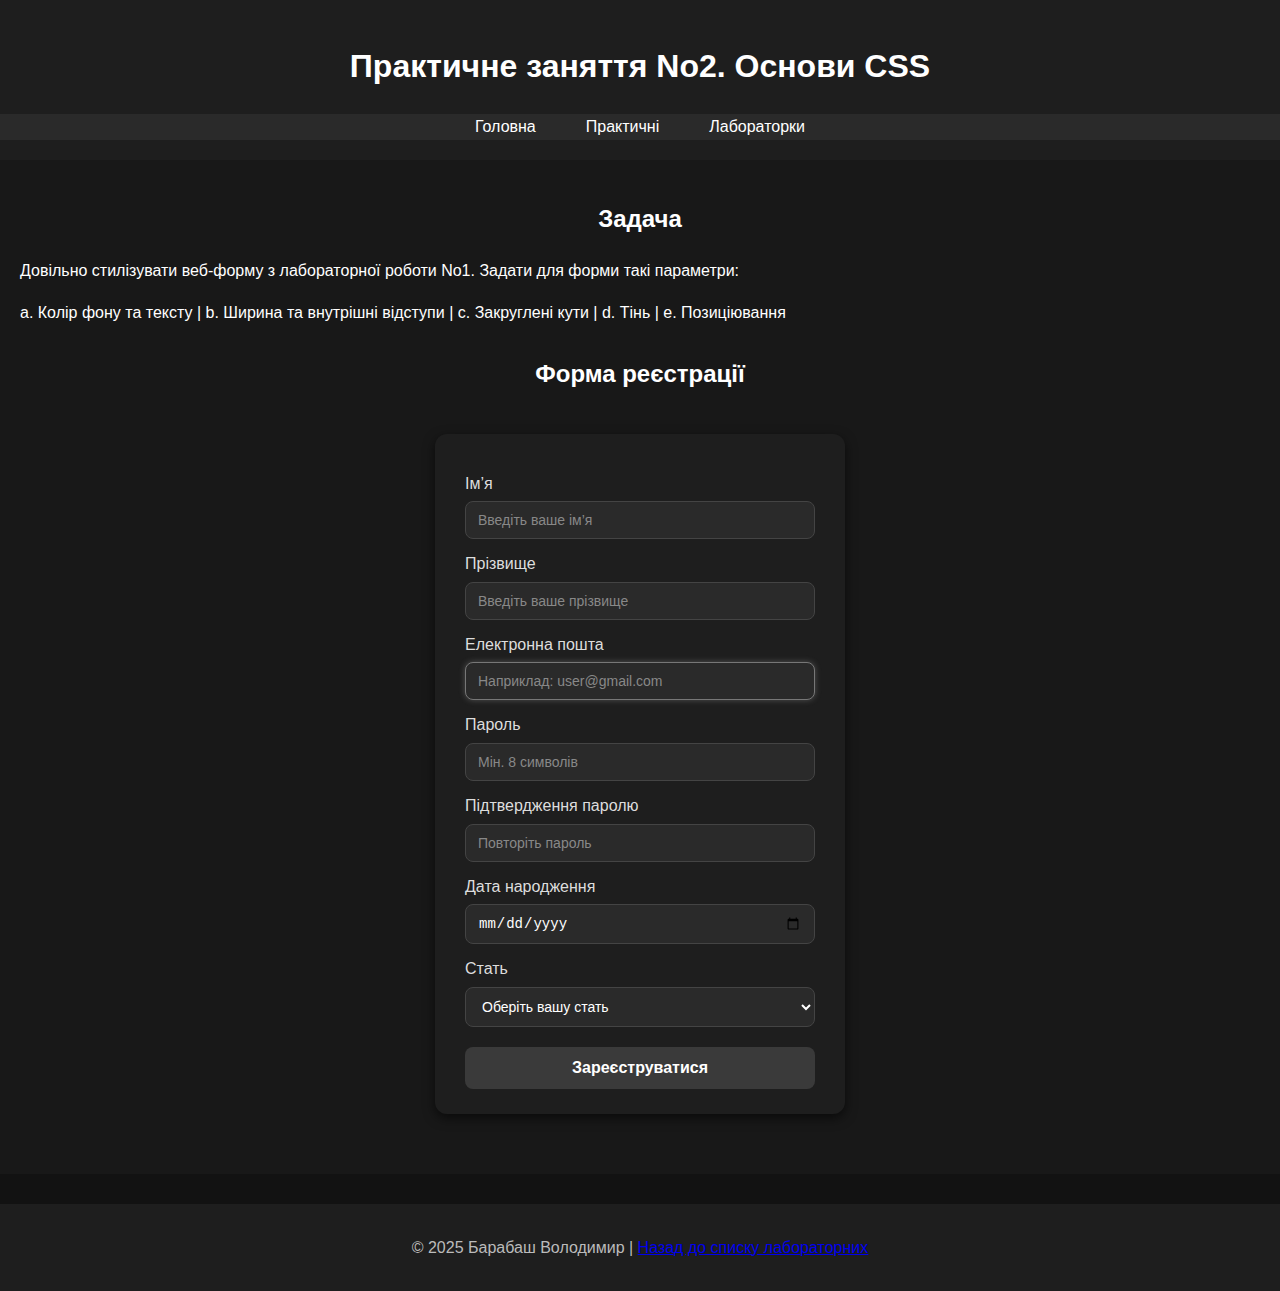
<file: practical/practice2.html>
<!DOCTYPE html>
<html lang="uk">
  <head>
    <meta charset="UTF-8" />
    <meta name="viewport" content="width=device-width, initial-scale=1.0" />
    <title>Практична №2 – Основи CSS</title>
    <link rel="stylesheet" href="../css/style.css" />
    <link rel="stylesheet" href="css/practice2_style.css" />
  </head>
  <body>
    <header>
      <h1>Практичне заняття No2. Основи CSS</h1>
      <nav>
        <ul>
          <li><a href="../index.html">Головна</a></li>
          <li><a href="../practicals.html">Практичні</a></li>
          <li><a href="../labs.html">Лабораторки</a></li>
        </ul>
      </nav>
    </header>

    <main>
      <section>
        <h2>Задача</h2>
        <p>
          Довільно стилізувати веб-форму з лабораторної роботи No1. Задати для
          форми такі параметри:
        </p>
        <p>
          a. Колір фону та тексту | b. Ширина та внутрішні відступи | c.
          Закруглені кути | d. Тінь | e. Позиціювання
        </p>
      </section>

      <section>
        <h2>Форма реєстрації</h2>
        <form
          id="registerForm"
          action="https://webhook.site/8d1736d8-d478-44de-a035-c74f1050615e"
          method="post"
        >
          <label for="fname">Ім’я</label>
          <input
            type="text"
            id="fname"
            name="fname"
            placeholder="Введіть ваше ім’я"
            required
          />

          <label for="lname">Прізвище</label>
          <input
            type="text"
            id="lname"
            name="lname"
            placeholder="Введіть ваше прізвище"
            required
          />

          <label for="email">Електронна пошта</label>
          <input
            type="email"
            id="email"
            name="email"
            placeholder="Наприклад: user@gmail.com"
            required
            autofocus
          />

          <label for="password">Пароль</label>
          <input
            type="password"
            id="password"
            name="password"
            placeholder="Мін. 8 символів"
            required
          />

          <label for="confirm_password">Підтвердження паролю</label>
          <input
            type="password"
            id="confirm_password"
            name="confirm_password"
            placeholder="Повторіть пароль"
            required
          />

          <label for="birthdate">Дата народження</label>
          <input type="date" id="birthdate" name="birthdate" />

          <label for="gender">Стать</label>
          <select id="gender" name="gender">
            <option value="" disabled selected>Оберіть вашу стать</option>
            <option value="male">Чоловіча</option>
            <option value="female">Жіноча</option>
            <option value="other">Інше</option>
          </select>

          <input type="submit" value="Зареєструватися" />
        </form>
      </section>
    </main>

    <footer>
      <p>
        © 2025 Барабаш Володимир |
        <a href="../index.html">Назад до списку лабораторних</a>
      </p>
    </footer>

    <script>
      document
        .getElementById("registerForm")
        .addEventListener("submit", function (event) {
          const password = document.getElementById("password").value;
          const confirmPassword =
            document.getElementById("confirm_password").value;

          if (password !== confirmPassword) {
            event.preventDefault(); // блокує відправку форми
            alert("Паролі не співпадають!");
          }
        });
    </script>
  </body>
</html>
</file>
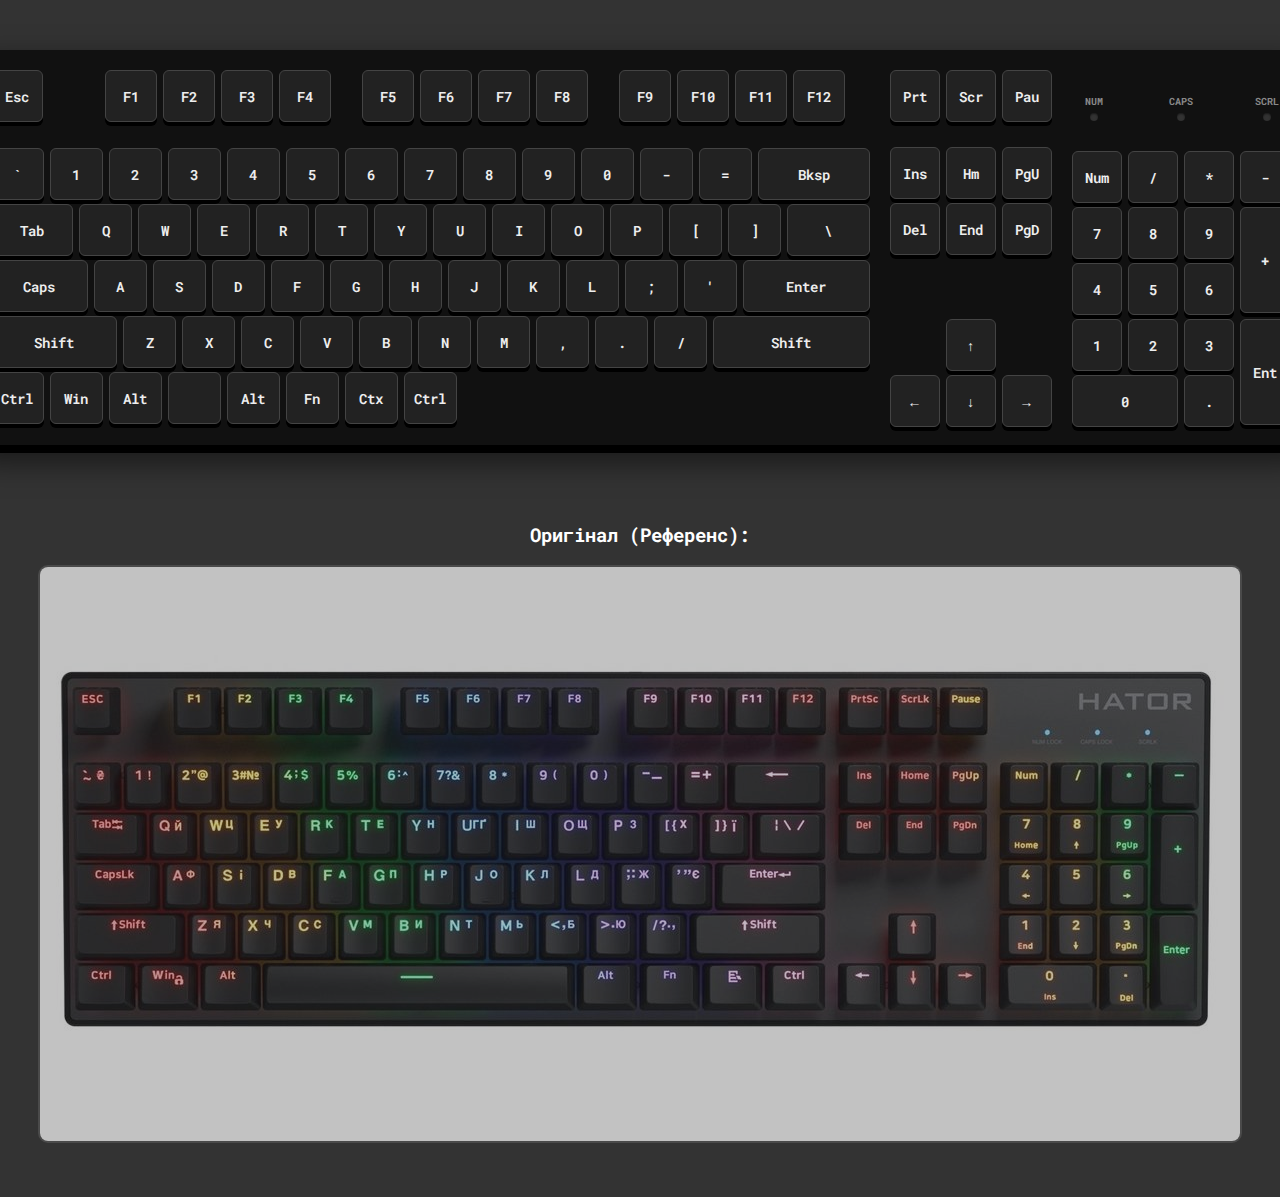
<file: practical/practice4.html>
<!DOCTYPE html>
<html lang="uk">
<head>
    <meta charset="UTF-8">
    <title>HATOR Grid Keyboard</title>
    <link href="https://fonts.googleapis.com/css2?family=Roboto+Mono:wght@500;700&display=swap" rel="stylesheet">
    <link rel="stylesheet" href="css/practice4_style.css">
</head>
<body>

    <div class="keyboard-case">
        
        <div class="column-left">
            
            <div class="section-f-keys">
                <div class="key key-esc">Esc</div>
                <div class="f-gap"></div> 
                <div class="f-block">
                    <div class="key">F1</div><div class="key">F2</div><div class="key">F3</div><div class="key">F4</div>
                </div>
                <div class="f-block">
                    <div class="key">F5</div><div class="key">F6</div><div class="key">F7</div><div class="key">F8</div>
                </div>
                <div class="f-block">
                    <div class="key">F9</div><div class="key">F10</div><div class="key">F11</div><div class="key">F12</div>
                </div>
            </div>

            <div class="section-main">
                <div class="key">`</div><div class="key">1</div><div class="key">2</div><div class="key">3</div><div class="key">4</div>
                <div class="key">5</div><div class="key">6</div><div class="key">7</div><div class="key">8</div><div class="key">9</div>
                <div class="key">0</div><div class="key">-</div><div class="key">=</div><div class="key key-backspace">Bksp</div>

                <div class="key key-tab">Tab</div>
                <div class="key">Q</div><div class="key">W</div><div class="key">E</div><div class="key">R</div><div class="key">T</div>
                <div class="key">Y</div><div class="key">U</div><div class="key">I</div><div class="key">O</div><div class="key">P</div>
                <div class="key">[</div><div class="key">]</div><div class="key key-slash">\</div>

                <div class="key key-caps" id="btn-caps">Caps</div>
                <div class="key">A</div><div class="key">S</div><div class="key">D</div><div class="key">F</div><div class="key">G</div>
                <div class="key">H</div><div class="key">J</div><div class="key">K</div><div class="key">L</div><div class="key">;</div>
                <div class="key">'</div><div class="key key-enter">Enter</div>

                <div class="key key-lshift">Shift</div>
                <div class="key">Z</div><div class="key">X</div><div class="key">C</div><div class="key">V</div><div class="key">B</div>
                <div class="key">N</div><div class="key">M</div><div class="key">,</div><div class="key">.</div><div class="key">/</div>
                <div class="key key-rshift">Shift</div>

                <div class="key key-lctrl">Ctrl</div><div class="key">Win</div><div class="key">Alt</div>
                <div class="key key-space"></div>
                <div class="key">Alt</div><div class="key">Fn</div><div class="key">Ctx</div><div class="key key-rctrl">Ctrl</div>
            </div>
        </div>

        <div class="column-middle">
            <div class="section-sys-top">
                <div class="key">Prt</div>
                <div class="key key-scr" id="btn-scroll">Scr</div>
                <div class="key">Pau</div>
            </div>

            <div class="section-sys-main">
                <div class="key">Ins</div><div class="key">Hm</div><div class="key">PgU</div>
                <div class="key">Del</div><div class="key">End</div><div class="key">PgD</div>
            </div>

            <div class="section-arrows">
                <div class="empty"></div><div class="key">↑</div><div class="empty"></div>
                <div class="key">←</div><div class="key">↓</div><div class="key">→</div>
            </div>
        </div>

        <div class="column-right">
             <div class="led-panel">
                <div class="led-group">
                    <div class="led-label">NUM</div>
                    <div class="led" id="led-num"></div>
                </div>
                <div class="led-group">
                    <div class="led-label">CAPS</div>
                    <div class="led" id="led-caps"></div>
                </div>
                <div class="led-group">
                    <div class="led-label">SCRL</div>
                    <div class="led" id="led-scroll"></div>
                </div>
             </div>
             
             <div class="section-numpad">
                <div class="key key-num" id="btn-num">Num</div>
                <div class="key">/</div><div class="key">*</div><div class="key">-</div>
                <div class="key">7</div><div class="key">8</div><div class="key">9</div><div class="key key-plus">+</div>
                <div class="key">4</div><div class="key">5</div><div class="key">6</div>
                <div class="key">1</div><div class="key">2</div><div class="key">3</div><div class="key key-enter-num">Ent</div>
                <div class="key key-zero">0</div><div class="key">.</div>
            </div>
        </div>

    </div>

    <div class="reference-container">
        <h3>Оригінал (Референс):</h3>
        <img src="images/hator-icefall-mecha-origin-red-linear-htk104ua-black.jpg" alt="Keyboard Reference">
    </div>

    <script>
        // Отримуємо елементи кнопок
        const btnNum = document.getElementById('btn-num');
        const btnCaps = document.getElementById('btn-caps');
        const btnScroll = document.getElementById('btn-scroll');

        // Отримуємо елементи лампочок
        const ledNum = document.getElementById('led-num');
        const ledCaps = document.getElementById('led-caps');
        const ledScroll = document.getElementById('led-scroll');

        // Функція перемикання (Toggle)
        function toggleLed(keyElement, ledElement) {
            // Перемикаємо клас 'active' на лампочці
            ledElement.classList.toggle('active');
            
            // Можна також підсвічувати саму кнопку, якщо хочеш (необов'язково)
            // keyElement.classList.toggle('key-active-state');
        }

        // Вішаємо події кліку
        btnNum.addEventListener('click', () => toggleLed(btnNum, ledNum));
        btnCaps.addEventListener('click', () => toggleLed(btnCaps, ledCaps));
        btnScroll.addEventListener('click', () => toggleLed(btnScroll, ledScroll));

    </script>

</body>
</html>
</file>
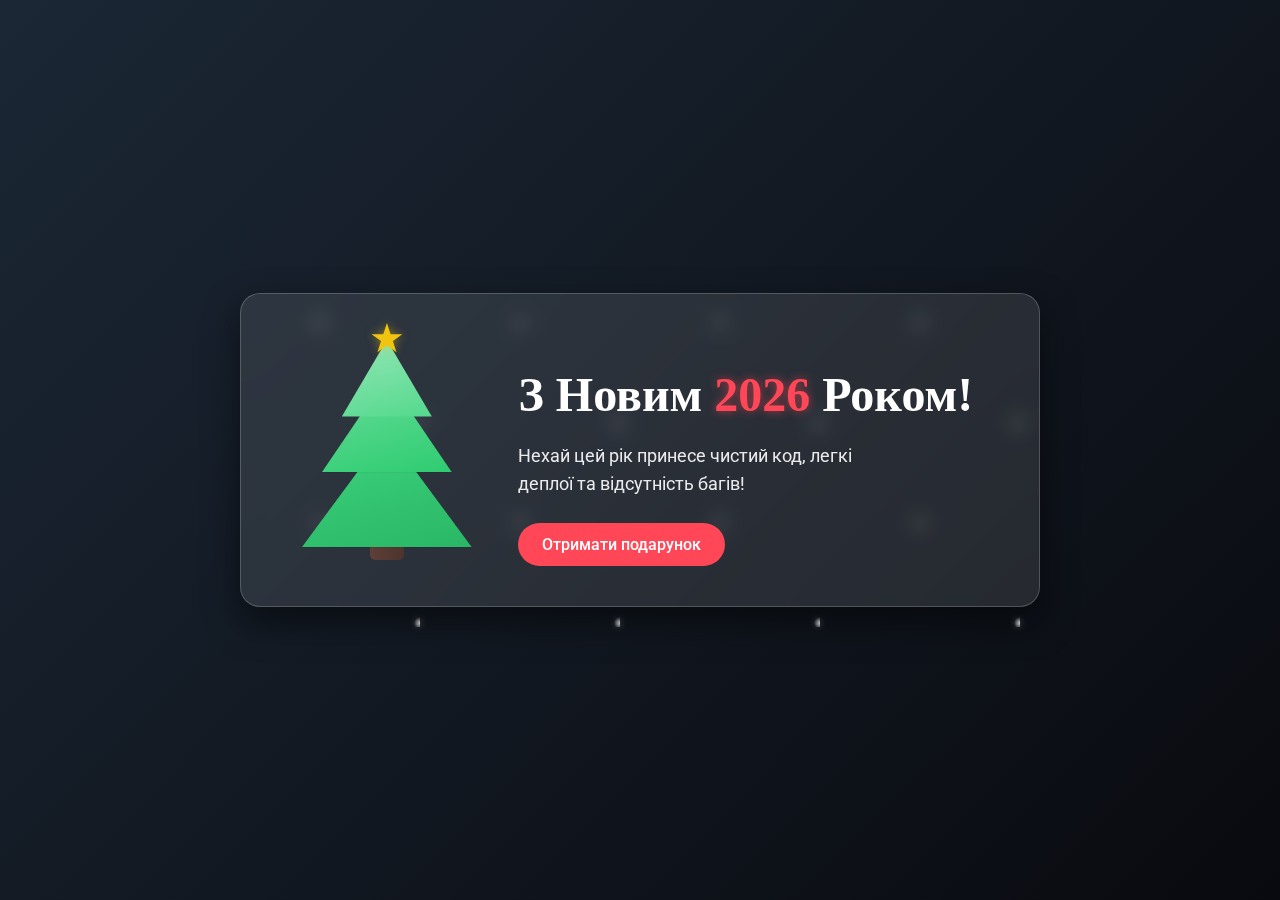
<file: lab/lab7/lab7.html>
<!DOCTYPE html>
<html lang="uk">
<head>
    <meta charset="UTF-8">
    <meta name="viewport" content="width=device-width, initial-scale=1.0">
    <title>Лабораторна 7: Новорічна листівка</title>
    <link rel="stylesheet" href="scss/lab7_style.css">
    <link href="https://fonts.googleapis.com/css2?family=Mountains+of+Christmas:wght@400;700&family=Roboto:wght@400;500&display=swap" rel="stylesheet">
</head>
<body>

    <main class="ny-card">
        
        <div class="ny-card__snow"></div>
        <div class="ny-card__snow ny-card__snow--blur"></div>

        <div class="ny-card__container">
            
            <div class="ny-card__visual">
                <div class="tree tree--volume">
                    <div class="tree__star">★</div>
                    <div class="tree__layer tree__layer--top"></div>
                    <div class="tree__layer tree__layer--middle"></div>
                    <div class="tree__layer tree__layer--bottom"></div>
                    <div class="tree__trunk"></div>
                </div>
            </div>

            <div class="ny-card__content">
                <h1 class="ny-card__title">З Новим <span class="ny-card__title--highlight">2026</span> Роком!</h1>
                <p class="ny-card__text">
                    Нехай цей рік принесе чистий код, 
                    легкі деплої та відсутність багів!
                </p>
                <button class="ny-card__button">Отримати подарунок</button>
            </div>
            
        </div>
    </main>

</body>
</html>
</file>
<file: css/style.css>
/* Темна тема */
body {
  font-family: Arial, sans-serif;
  line-height: 1.6;
  margin: 0;
  padding: 0;
  background-color: #121212;
  color: #ffffff;
}

header {
  background-color: #1e1e1e;
  color: #ffffff;
  padding: 20px 0;
  text-align: center;
}

nav ul {
  padding: 0;
  margin: 0;
  list-style: none;
  display: flex;
  justify-content: center;
  background-color: #2a2a2a;
}

nav ul li {
  margin: 0 15px;
}

nav ul li a {
  color: #ffffff;
  text-decoration: none;
  padding: 10px;
}

nav ul li a:hover {
  background-color: #3a3a3a;
  border-radius: 5px;
}

main {
  padding: 20px;
  background-color: #181818;
}

section {
  margin-bottom: 30px;
}

footer {
  background-color: #1e1e1e;
  color: #bbbbbb;
  text-align: center;
  padding: 15px 0;
  margin-top: 30px;
}

img {
  border-radius: 10px;
  margin: 10px 0;
}

/* Таблиця */
table {
  width: 100%;
  border-collapse: collapse;
  background-color: #1f1f1f;
  color: #fff;
}

table,
th,
td {
  border: 1px solid #444;
}

th,
td {
  padding: 10px;
  text-align: center;
}

th {
  background-color: #333;
}

/* Прикол з головним зображенням мене */

.flip-container {
  perspective: 1000px;
  width: 200px;
  height: 270px;
  margin-bottom: 15px; /* щоб був відступ від тексту */
}

.flip-card {
  width: 100%;
  height: 100%;
  transition: transform 0.5s;
  transform-style: preserve-3d;
  position: relative;
}

.flip-container:hover .flip-card {
  transform: rotateY(180deg);
}

.flip-front,
.flip-back {
  position: absolute;
  width: 100%;
  height: 100%;
  backface-visibility: hidden;
}

.flip-front img,
.flip-back img {
  width: 100%;
  height: 100%;
  object-fit: cover;
  border-radius: 15px;
}

.flip-back {
  transform: rotateY(180deg);
  display: flex;
  align-items: center;
  justify-content: center;
}

.flip-back img {
  transform: rotateY(180deg); /* щоб не було дзеркально */
}

/* Ефект тряски кота */
.flip-container:hover .angry-cat {
  animation: shake 0.5s infinite;
}

@keyframes shake {
  0% {
    transform: translate(0, 0) rotate(0deg);
  }
  25% {
    transform: translate(5px, 0) rotate(2deg);
  }
  50% {
    transform: translate(-5px, 0) rotate(-2deg);
  }
  75% {
    transform: translate(5px, 0) rotate(1deg);
  }
  100% {
    transform: translate(0, 0) rotate(0deg);
  }
}
</file>
<file: lab/css/lab2_style.css>
/* Темна тема */
/* body {
  background-color: #121212;
  color: #ffffff;
} */

/* 1. Перший <li> — жирний шрифт */
li:first-child {
    font-weight: bold;
}

/* 2. <a>, які є останніми дочірніми елементами свого батька — червоний */
/* a:last-child */
a:last-of-type {
    color: red;
}

/* 3. input[disabled] — сірий фон */
input:disabled {
    background-color: #ccc;
}

/* 4. <p> — прямі діти <div>, напівжирний */
div > p {
    font-weight: 600;
}

/* 5. Елементи з href, що починається з https — зелений */
a[href^="https"] {
    color: green;
}

/* 6. input[type="text"] — синя рамка */
input[type="text"] {
    border: 1px solid blue;
}

/* 7. <li> перший або останній дочірній — 24px */
li:first-child,
li:last-child {
    font-size: 24px;
}

/* 8. <p> — нащадки <div>, 16px */
div p {
    font-size: 16px;
}

/* 9. input:checked — світло-блакитний фон */
input:checked {
    accent-color: #e0f7fa;
}

/* 10. <a> — прямі діти <li>, підкреслення */
li > a {
    text-decoration: underline;
}

/* 11. <li> — парні елементи, жирний */
li:nth-child(even) {
    font-weight: bold;
}

/* 12. input[type="text"]:not(:disabled) — сірий фон */
input[type="text"]:not(:disabled) {
    background-color: #eee;
}

/* 13. <p> — перші діти батька, 24px */
p:first-child {
    font-size: 24px;
}

/* 14. <li> після .special — перечеркнутий */
.special + li {
    text-decoration: line-through;
}

/* 15. Перша літера <p> — 36px */
p::first-letter {
    font-size: 36px;
}

/* 16. ::after для <a> — ↗ */
a::after {
    content: "↗";
}
</file>
<file: lab/css/lab4_style.css>
/* Скидання стилів */
* {
    box-sizing: border-box;
    margin: 0;
    padding: 0;
}

body {
    background-color: #e0e0e0; /* Сірий фон сторінки, щоб виділити планер */
    padding: 20px;
    font-family: 'Roboto', sans-serif;
    color: #000;
}

/* Зовнішня обгортка */
.planner-wrapper {
    background: #fff;
    max-width: 1200px;
    margin: 0 auto;
    border: 1px solid #999;
    box-shadow: 0 0 10px rgba(0,0,0,0.1);
}

/* HEADER */
.header {
    display: flex;
    align-items: flex-end; /* Вирівнювання по низу */
    padding: 15px 20px;
    border-bottom: 2px solid #000; /* Жирна лінія під шапкою */
}

.title-section h1 {
    font-family: 'Oswald', sans-serif;
    font-size: 3.5rem;
    text-transform: uppercase;
    line-height: 0.8;
    margin-right: 30px;
    font-weight: 500;
    letter-spacing: -1px;
}

.header-inputs {
    display: flex;
    flex-grow: 1;
    justify-content: space-between;
    align-items: flex-end;
    padding-bottom: 5px;
}

.input-group {
    display: flex;
    align-items: center;
    position: relative;
}

.input-group label {
    font-size: 0.75rem;
    font-weight: 700;
    text-transform: uppercase;
    margin-right: 5px;
    white-space: nowrap;
}

.input-group input {
    border: none;
    border-bottom: 1px solid #000;
    width: 150px;
    outline: none;
    font-size: 1rem;
    padding-left: 5px;
}

.habit input {
    width: 200px;
}

.checkbox-group {
    display: flex;
    flex-direction: column;
    align-items: flex-end;
    font-size: 0.7rem;
    font-weight: 700;
}

.checkbox-group label {
    display: flex;
    align-items: center;
    margin-bottom: 2px;
}

.checkbox-group input {
    margin-left: 5px;
    margin-right: 0;
}

/* --- MAIN GRID SYSTEM --- */
.main-grid {
    display: grid;
    /* 4 колонки: Сайдбар (вузький) + 3 колонки для днів */
    grid-template-columns: 25% 1fr 1fr 1fr;
    /* 2 рядки однакової висоти (мінімум 300px кожен) */
    grid-template-rows: minmax(300px, 1fr) minmax(300px, 1fr);
    border-top: 1px solid #999;
}

/* ЗАГАЛЬНІ СТИЛІ ДЛЯ КОМІРОК */
.sidebar, .day-box, .weekend-column {
    border-right: 1px solid #999; /* Вертикальні лінії */
    border-bottom: 1px solid #999; /* Горизонтальні лінії */
    padding: 10px;
    background: #fff;
    position: relative;
}

/* --- ТРИКУТНИКИ (DECORATION) --- */

/* 1. Трикутник для сайдбару (TO DO - правий верхній кут) */
.sidebar::before {
    content: '';
    position: absolute;
    top: 0;
    right: 0;
    width: 0;
    height: 0;
    border-top: 6px solid #808080;
    border-left: 6px solid transparent;
    z-index: 5;
}

/* 2. Базовий стиль для днів (Вівторок, Середа, П'ятниця, Субота) - по центру лінії */
.day-box::before {
    content: '';
    position: absolute;
    top: 0;
    left: -6px;
    width: 0;
    height: 0;
    border-left: 6px solid transparent;
    border-right: 6px solid transparent;
    border-top: 6px solid #808080;
    z-index: 5;
}

/* 3. Понеділок та Четвер (Ліва сторона днів) - лівий верхній кут */
.day-box.monday::before,
.day-box.thursday::before {
    left: 0; 
    border-left: 0; 
    border-right: 6px solid transparent;
    border-top: 6px solid #808080;
}

/* 4. Неділя - без трикутника */
.day-box.sunday::before {
    display: none;
}

/* Видаляємо правий бордер у останнього елемента в рядку */
.weekend-column, .wednesday {
    border-right: none;
}

/* --- SIDEBAR --- */
.sidebar {
    grid-row: 1 / span 2; /* Сайдбар займає всю висоту (2 рядки) */
    display: flex;
    flex-direction: column;
    padding: 15px;
    border-bottom: none; /* У сайдбара немає нижнього бордера, бо він на всю висоту */
}

.section-title {
    font-size: 0.75rem;
    font-weight: 700;
    text-transform: uppercase;
    margin-bottom: 5px;
}

.todo-label {
    position: absolute;
    top: 5px;
    right: 5px;
    font-size: 0.6rem;
    font-weight: 700;
    color: #000;
}

.sidebar ul {
    list-style: none;
    margin-bottom: 20px;
}

.sidebar li {
    display: flex;
    align-items: center;
    margin-bottom: 5px;
    border-bottom: 1px solid #ccc; /* Лінії для тексту */
}

.sidebar li input[type="checkbox"] {
    margin-right: 5px;
    width: 12px;
    height: 12px;
    border: 1px solid #000;
}

.sidebar li input[type="text"] {
    border: none;
    width: 100%;
    outline: none;
    font-size: 0.9rem;
    background: transparent;
}

/* Елементи сайдбару розтягуємо, щоб заповнити місце */
.everything-else {
    flex-grow: 1;
}

/* --- DAYS (Grid Items) --- */
.day-header {
    display: flex;
    justify-content: space-between;
    font-size: 0.75rem;
    font-weight: 700;
    text-transform: uppercase;
    margin-bottom: 10px;
}

textarea {
    width: 100%;
    height: 85%;
    border: none;
    resize: none;
    outline: none;
    font-family: 'Roboto', sans-serif;
}

/* Розташування днів */
.monday { grid-column: 2; grid-row: 1; }
.tuesday { grid-column: 3; grid-row: 1; }
.wednesday { grid-column: 4; grid-row: 1; border-right: none; }

.thursday { grid-column: 2; grid-row: 2; border-bottom: none; }
.friday { grid-column: 3; grid-row: 2; border-bottom: none; }

/* WEEKEND COLUMN (Sat & Sun stacked) */
.weekend-column {
    grid-column: 4;
    grid-row: 2;
    display: flex;
    flex-direction: column;
    padding: 0; /* Прибираємо паддінг контейнера, щоб лінії стикалися */
    border-bottom: none;
}

.weekend-column .day-box {
    border-right: none;
    border-bottom: 1px solid #999;
    flex: 1; /* Кожен займає 50% висоти */
    height: 50%;
}

.weekend-column .sunday {
    border-bottom: none;
}

/* --- MOBILE RESPONSIVE --- */
@media (max-width: 768px) {
    .main-grid {
        grid-template-columns: 1fr; /* Одна колонка */
        grid-template-rows: auto;
    }
    .header {
        flex-direction: column;
        align-items: flex-start;
    }
    .title-section h1 {
        font-size: 2.5rem;
        margin-bottom: 10px;
    }
    .header-inputs {
        flex-direction: column;
        width: 100%;
        gap: 10px;
    }
    .sidebar {
        grid-row: auto;
    }
    /* Повертаємо бордери для мобілки */
    .day-box, .sidebar {
        border-right: none;
        border-bottom: 1px solid #999;
    }
}
</file>
<file: practical/css/practice2_style.css>
/* Темна форма реєстрації */
form {
  background-color: #1e1e1e;
  width: 350px;
  margin: 40px auto;
  padding: 25px 30px;
  border-radius: 12px;
  box-shadow: 0 4px 12px rgba(0, 0, 0, 0.6);
}

/* Заголовки */
h2 {
  text-align: center;
  margin-bottom: 20px;
  color: #ffffff;
}

/* Лейбли */
label {
  display: block;
  font-weight: 500;
  margin-top: 12px; /* відстань від попереднього input */
  margin-bottom: 5px;
  color: #dddddd;
}

/* Поля вводу та селект */
input[type="text"],
input[type="email"],
input[type="password"],
input[type="date"],
select {
  display: block;
  width: 100%;
  box-sizing: border-box;
  padding: 10px 12px;
  margin-bottom: 5px; /* мінімальний відступ між полями */
  border: 1px solid #444;
  border-radius: 8px;
  font-size: 14px;
  background-color: #2a2a2a;
  color: #ffffff;
  transition: all 0.2s ease;
}

input::placeholder {
  color: #888;
}

select option {
  background: #1e1e1e;
  color: #fff;
}

input:focus,
select:focus {
  border-color: #777;
  outline: none;
  box-shadow: 0 0 6px rgba(200, 200, 200, 0.3);
}

/* Кнопка */
input[type="submit"] {
  width: 100%;
  padding: 12px;
  margin-top: 15px;
  background: #3a3a3a;
  border: none;
  border-radius: 8px;
  color: #ffffff;
  font-size: 16px;
  font-weight: bold;
  cursor: pointer;
  transition: background 0.3s ease, transform 0.2s ease;
}

input[type="submit"]:hover {
  background: #555555;
  transform: translateY(-2px);
}
</file>
<file: practical/css/practice4_style.css>
:root {
    /* Кольори в стилі Hator */
    --case-bg: #111;
    --key-bg: #222;
    --key-border: #444;
    --text-color: #eee;
    --accent-color: #ff3333;
    
    --led-off: #333;
    --led-on: #00eaff; 
    --led-glow: rgba(0, 234, 255, 0.6);

    /* === РОЗМІРИ === */
    --key-base: 50px;
    --gap-size: 6px;
    --section-gap: 20px;  
}

body {
    background-color: #333;
    display: flex;
    flex-direction: column;
    align-items: center;
    min-height: 100vh;
    margin: 0;
    font-family: 'Roboto Mono', monospace;
    padding: 50px 0;
}

/* === КОРПУС === */
.keyboard-case {
    background-color: var(--case-bg);
    border-radius: 15px;
    padding: 20px;
    box-shadow: 0 10px 30px rgba(0,0,0,0.5);
    border-bottom: 8px solid #000;
    display: flex;
    gap: var(--section-gap);
    user-select: none; 
}

/* === КНОПКИ === */
.key {
    background-color: var(--key-bg);
    border: 1px solid var(--key-border);
    border-radius: 6px;
    color: var(--text-color);
    display: flex;
    justify-content: center;
    align-items: center;
    font-size: 14px;
    font-weight: 600;
    cursor: pointer;
    box-shadow: 0 4px 0 #000;
    transition: all 0.1s ease;
    height: var(--key-base);
}

.key:active {
    transform: translateY(4px);
    box-shadow: 0 0 0 #000;
    border-color: var(--accent-color);
    color: var(--accent-color);
}

/* =========================================
   1. ЛІВА КОЛОНКА
   ========================================= */
.column-left {
    display: flex;
    flex-direction: column;
    gap: var(--gap-size);
    /* ВИПРАВЛЕННЯ 1: Це не дає F-ряду розтягуватись на всю ширину */
    align-items: flex-start;
}

.section-f-keys {
    display: flex;
    gap: var(--gap-size);
    margin-bottom: 20px; 
    /* Додаткова гарантія, що ширина буде по вмісту */
    /* width: fit-content;  */
    width: 100%;
}   

.key-esc { width: var(--key-base); }
.f-gap { width: var(--key-base); }

.f-block {
    display: flex;
    gap: var(--gap-size);
    margin-right: calc(var(--key-base) * 0.5);
}
.f-rblock {
    margin-right: 0px;
}
.f-block .key { width: var(--key-base); }

.section-main {
    display: grid;
    grid-template-columns: repeat(60, 1fr); 
    /* Прибираємо фіксовані рядки, нехай Grid сам формує */
    /* grid-template-rows: repeat(5, var(--key-base)); <- видалено */
    grid-auto-rows: var(--key-base); /* Всі ряди по 50px */
    gap: var(--gap-size);
    /* width: calc((15 * var(--key-base)) + (14 * var(--gap-size))); */
    width: 100%;
}

.section-main .key { grid-column: span 4; }
.key-backspace { grid-column: span 8 !important; }
.key-tab       { grid-column: span 6 !important; }
.key-slash     { grid-column: span 6 !important; }
.key-caps      { grid-column: span 7 !important; }
.key-enter     { grid-column: span 9 !important; }
.key-lshift    { grid-column: span 9 !important; }
.key-rshift    { grid-column: span 11 !important; }

/* === НОВИЙ НИЖНІЙ РЯД (FLEX) === */
.row-bottom {
    /* Кажемо Гріду: цей блок займає всі 60 колонок (весь рядок) */
    grid-column: 1 / -1; 
    
    display: flex;
    justify-content: space-between; /* Розподілити по краях */
    gap: var(--gap-size);
    width: 100%; /* Зайняти всю доступну ширину Гріда */
}

/* Кнопки модифікатори (Ctrl, Alt...) - фіксована ширина ~1.25u */
.row-bottom .key-mod {
    width: 65px; 
    flex-shrink: 0; /* Не стискатись */
}

/* ПРОБІЛ - МАГІЯ ТУТ */
.key-space {
    flex-grow: 1; /* Займає ВЕСЬ простір, що залишився */
    width: auto;
}


/* =========================================
   2. СЕРЕДНЯ КОЛОНКА
   ========================================= */
.column-middle {
    display: flex;
    flex-direction: column;
    width: calc(3 * var(--key-base) + 2 * var(--gap-size));
}

.section-sys-top {
    display: grid;
    grid-template-columns: repeat(3, 1fr);
    gap: var(--gap-size);
    margin-bottom: 25px; 
}

.section-sys-main {
    display: grid;
    grid-template-columns: repeat(3, 1fr);
    grid-template-rows: repeat(2, var(--key-base));
    gap: var(--gap-size);
}

.section-arrows {
    display: grid;
    grid-template-columns: repeat(3, 1fr);
    grid-template-rows: repeat(2, var(--key-base));
    gap: var(--gap-size);
    margin-top: auto; 
}
.empty { visibility: hidden; }

/* =========================================
   3. ПРАВА КОЛОНКА
   ========================================= */
.column-right {
    display: flex;
    flex-direction: column;
    width: calc(4 * var(--key-base) + 3 * var(--gap-size));
}

/* ПАНЕЛЬ ЛАМПОЧОК */
.led-panel {
    height: calc(var(--key-base) + 25px); 
    display: flex;
    /* ВИПРАВЛЕННЯ 2: Рівномірно по ширині (краще ніж space-around) */
    justify-content: space-between; 
    align-items: center;       
    margin-bottom: var(--gap-size);
    width: 100%; 
    padding: 0 10px; /* Трохи відступу від країв */
    box-sizing: border-box;
}

.led-group {
    display: flex;
    flex-direction: column;
    align-items: center;
    gap: 5px;
    width: 25px; /* Фіксуємо ширину, щоб центр був рівний */
}

.led-label {
    font-size: 10px;
    color: #888;
    font-weight: bold;
    text-transform: uppercase;
}

.led {
    width: 8px;
    height: 8px;
    border-radius: 50%;
    background-color: var(--led-off);
    box-shadow: inset 0 1px 2px rgba(0,0,0,0.5);
    transition: all 0.2s;
}

.led.active {
    background-color: var(--led-on);
    box-shadow: 0 0 6px var(--led-glow), 0 0 10px var(--led-glow);
}


/* НАМПАД */
.section-numpad {
    display: grid;
    grid-template-columns: repeat(4, 1fr);
    grid-template-rows: repeat(5, var(--key-base));
    gap: var(--gap-size);
}

.key-plus { grid-row: span 2; height: auto; }
.key-enter-num { grid-row: span 2; height: auto; }
.key-zero { grid-column: span 2; }


/* =========================================
   БЛОК ФОТО
   ========================================= */
.reference-container {
    margin-top: 50px;
    text-align: center;
    color: white;
}

.reference-container img {
    max-width: 1200px;
    width: 100%;
    border-radius: 10px;
    border: 2px solid #555;
    opacity: 0.7;
}
</file>
<file: lab/lab7/scss/lab7_style.css>
body {
  margin: 0;
  padding: 0;
  font-family: "Roboto", sans-serif;
  background: linear-gradient(135deg, #1b2735 0%, #090a0f 100%);
  height: 100vh;
  display: flex;
  justify-content: center;
  align-items: center;
  color: #ffffff;
  overflow: hidden;
}

.ny-card {
  position: relative;
  width: 100%;
  max-width: 800px;
  padding: 20px;
}
.ny-card__container {
  display: flex;
  flex-direction: row;
  align-items: center;
  justify-content: space-around;
  background: rgba(255, 255, 255, 0.1);
  -webkit-backdrop-filter: blur(10px);
          backdrop-filter: blur(10px);
  border: 1px solid rgba(255, 255, 255, 0.2);
  border-radius: 20px;
  padding: 40px;
  box-shadow: 0 15px 35px rgba(0, 0, 0, 0.5);
}
@media (max-width: 768px) {
  .ny-card__container {
    flex-direction: column;
    text-align: center;
  }
}
.ny-card__title {
  font-family: "Mountains of Christmas", cursive;
  font-size: 3rem;
  margin-bottom: 15px;
  line-height: 1.2;
}
.ny-card__title--highlight {
  color: #ff4757;
  text-shadow: 0 0 10px rgba(255, 71, 87, 0.6);
}
.ny-card__text {
  font-size: 1.1rem;
  opacity: 0.9;
  margin-bottom: 25px;
  max-width: 350px;
  line-height: 1.6;
}
.ny-card__button {
  background-color: #ff4757;
  color: white;
  border: none;
  padding: 12px 24px;
  font-size: 1rem;
  border-radius: 30px;
  cursor: pointer;
  transition: transform 0.3s ease, box-shadow 0.3s ease;
  font-family: "Roboto", sans-serif;
  font-weight: 500;
}
.ny-card__button:hover {
  transform: translateY(-3px);
  box-shadow: 0 5px 15px rgba(255, 71, 87, 0.4);
}
.ny-card__snow {
  position: absolute;
  top: 0;
  left: 0;
  width: 100%;
  height: 100%;
  pointer-events: none;
  background-image: radial-gradient(4px 4px at 100px 50px, #fff, transparent), radial-gradient(6px 6px at 200px 150px, #fff, transparent), radial-gradient(3px 3px at 300px 250px, #fff, transparent);
  background-size: 200px 200px;
  animation: snow 10s linear infinite;
}
.ny-card__snow--blur {
  filter: blur(3px);
  animation-duration: 15s;
  opacity: 0.6;
}

.tree--volume {
  position: relative;
  width: 160px;
  height: 220px;
  display: flex;
  flex-direction: column;
  align-items: center;
}
.tree--volume .tree__star {
  font-size: 2.5rem;
  color: #f1c40f;
  position: absolute;
  top: -25px;
  z-index: 10;
  animation: glow 1.5s infinite alternate;
  filter: drop-shadow(0 0 5px rgba(241, 196, 15, 0.5));
}
.tree--volume .tree__layer {
  width: 100%;
  background: linear-gradient(165deg, rgb(105.264, 221.236, 154.442) 0%, #2ecc71 100%);
  clip-path: polygon(50% 0%, 0% 100%, 100% 100%);
  margin-bottom: -40px;
  filter: drop-shadow(0 5px 5px rgba(0, 0, 0, 0.2));
}
.tree--volume .tree__layer--top {
  width: 90px;
  height: 80px;
  z-index: 3;
  background: linear-gradient(165deg, rgb(146.88, 230.62, 182.39), rgb(84.456, 216.544, 140.468));
}
.tree--volume .tree__layer--middle {
  width: 130px;
  height: 100px;
  z-index: 2;
  background: linear-gradient(165deg, rgb(105.264, 221.236, 154.442), #2ecc71);
}
.tree--volume .tree__layer--bottom {
  width: 170px;
  height: 120px;
  z-index: 1;
  background: linear-gradient(165deg, rgb(63.648, 211.852, 126.494), rgb(41.308, 183.192, 101.474));
}
.tree--volume .tree__trunk {
  width: 34px;
  height: 50px;
  background: linear-gradient(to right, #5d4037, #4e342e);
  margin-top: 5px;
  border-radius: 0 0 5px 5px;
  position: relative;
  z-index: 0;
}

@keyframes snow {
  0% {
    transform: translateY(0);
  }
  100% {
    transform: translateY(100vh);
  }
}
@keyframes glow {
  from {
    text-shadow: 0 0 5px #f1c40f;
    transform: scale(1);
  }
  to {
    text-shadow: 0 0 20px #f1c40f;
    transform: scale(1.2);
  }
}/*# sourceMappingURL=lab7_style.css.map */
</file>
